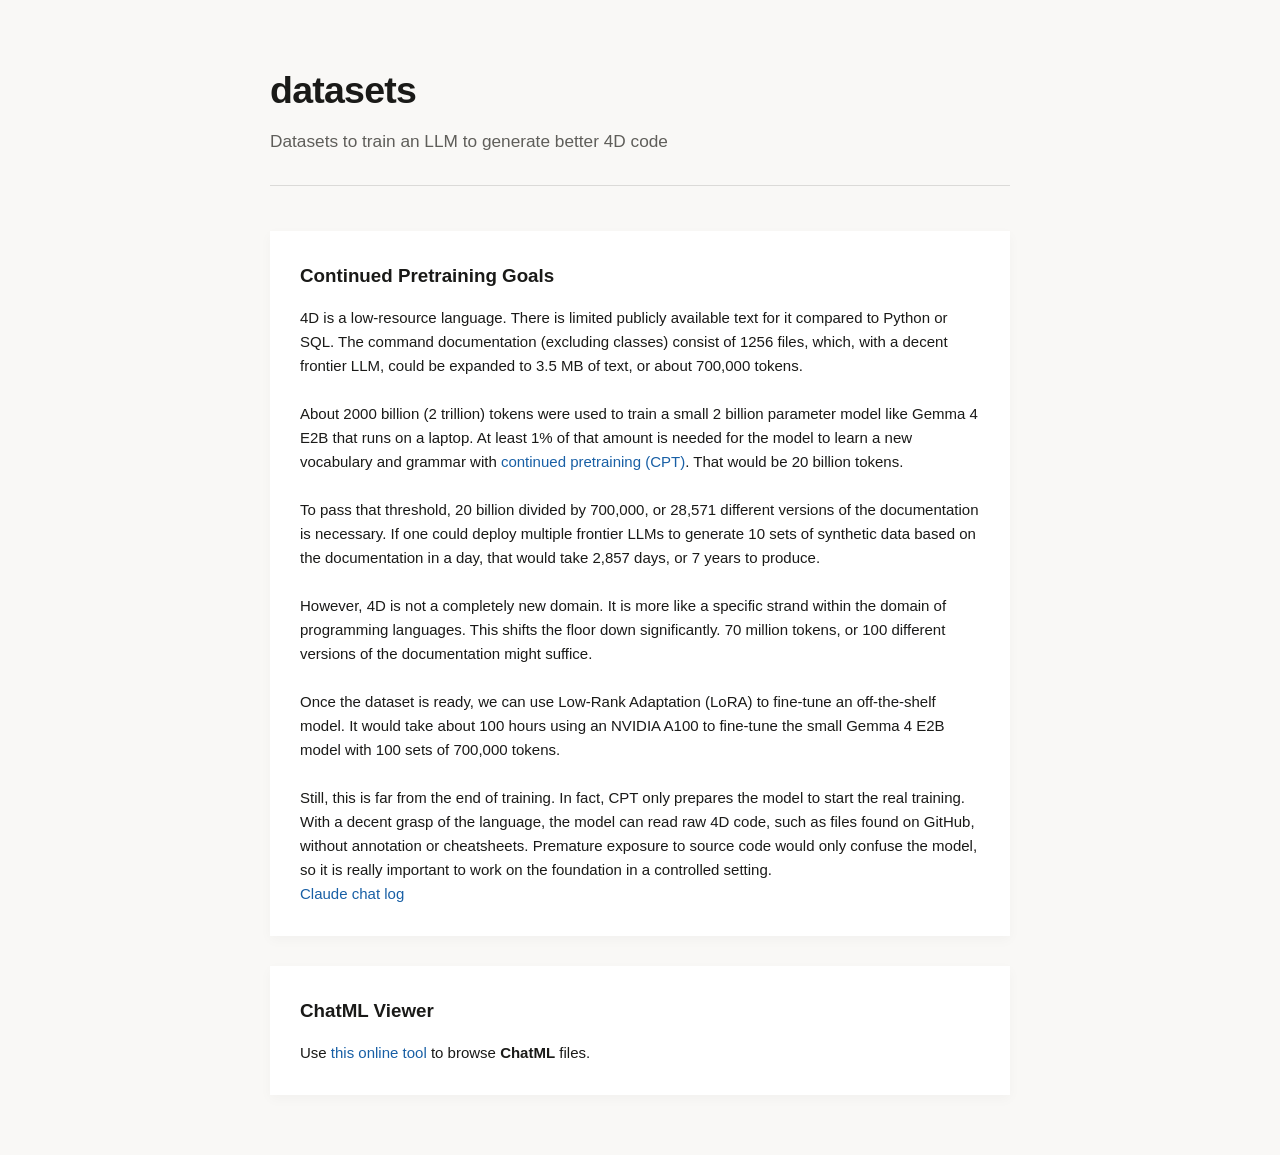
<file: index.html>
<!DOCTYPE html>
<html lang="en">
<head>
  <meta charset="UTF-8">
  <meta name="viewport" content="width=device-width, initial-scale=1.0">
  <title>datasets | 4D LLM Training</title>
  
  <style>
    /* --- USER PROVIDED BASE CSS --- */
    :root {
      --bg: #f9f8f6; --bg-alpha: rgba(249, 248, 246, 0.85);
      --surface: #ffffff; --surface2: #f1efe8;
      --border: rgba(0,0,0,0.12); --border2: rgba(0,0,0,0.22);
      --text: #1a1a18; --text2: #5f5e5a; --text3: #888780;
      --radius-md: 8px; --radius-lg: 12px;
      --font-sans: -apple-system, BlinkMacSystemFont, "Segoe UI", sans-serif;
      --font-mono: "SF Mono", "Cascadia Code", "Fira Code", monospace;
      --user-bg: #E6F1FB; --user-text: #042C53; --user-border: #B5D4F4; --user-label: #185FA5;
      --asst-bg: #EEEDFE; --asst-text: #26215C; --asst-border: #CECBF6; --asst-label: #3C3489;
      --sys-bg: #F1EFE8; --sys-text: #5f5e5a; --sys-border: rgba(0,0,0,0.15);
      --tool-bg: #E1F5EE; --tool-text: #04342C; --tool-border: #9FE1CB; --tool-label: #0F6E56;
      --danger-bg: #FCEBEB; --danger-text: #A32D2D;
      
      --link: #185FA5;
    --link-hover: #0C447C;
    }

    @media (prefers-color-scheme: dark) {
      :root {
        --bg: #1a1a18; --bg-alpha: rgba(26, 26, 24, 0.85);
        --surface: #242422; --surface2: #2c2c2a;
        --border: rgba(255,255,255,0.1); --border2: rgba(255,255,255,0.2);
        --text: #f0ede8; --text2: #b4b2a9; --text3: #888780;
        --user-bg: #0C447C; --user-text: #E6F1FB; --user-border: #185FA5; --user-label: #85B7EB;
        --asst-bg: #26215C; --asst-text: #EEEDFE; --asst-border: #534AB7; --asst-label: #AFA9EC;
        --sys-bg: #2c2c2a; --sys-text: #888780; --sys-border: rgba(255,255,255,0.1);
        --tool-bg: #04342C; --tool-text: #E1F5EE; --tool-border: #1D9E75; --tool-label: #5DCAA5;
        --danger-bg: #3d1a1a; --danger-text: #f09595;
        
        --link: #85B7EB;
        --link-hover: #B5D4F4;
      }
    }

    /* Basic Reset */
    *, *::before, *::after {
      box-sizing: border-box;
      margin: 0;
      padding: 0;
    }

    html, body {
      background: var(--bg);
      color: var(--text);
      font-family: var(--font-sans);
      font-size: 15px;
      line-height: 1.6;
      min-height: 100vh;
      scroll-behavior: smooth;
    }

    a {
        color: var(--link);
        text-decoration: none;
        transition: color 0.2s ease-in-out;
    }
      
    a:hover, a:focus {
        color: var(--link-hover);
        text-decoration: underline;
    }
    /* --- ADDED LAYOUT CSS --- */
    .container {
      max-width: 800px;
      margin: 0 auto;
      padding: 4rem 2rem;
    }

    .page-header {
      margin-bottom: 3rem;
      padding-bottom: 2rem;
      border-bottom: 1px solid var(--border);
    }

    .page-title {
      font-size: 2.5rem;
      font-weight: 700;
      letter-spacing: -0.02em;
      margin-bottom: 0.5rem;
      color: var(--text);
    }

    .page-subtitle {
      font-size: 1.15rem;
      color: var(--text2);
    }

    main {
        display: flex;
        flex-direction: column;
        gap: 2rem; /* This adds perfect spacing between your sections automatically */
    }
      
    .content-section {
      background: var(--surface);
      /*border: 1px solid var(--border);*/
      /*border-radius: var(--radius-lg);*/
      padding: 2rem;
      box-shadow: 0 4px 12px rgba(0, 0, 0, 0.03);
    }

    .section-title {
      font-size: 1.25rem;
      font-weight: 600;
      margin-bottom: 1rem;
      color: var(--text);
    }

    .content-text {
      color: var(--text);
    }
  </style>
</head>
<body>

  <div class="container">
    
    <header class="page-header">
      <h1 class="page-title">datasets</h1>
      <p class="page-subtitle">Datasets to train an LLM to generate better 4D code</p>
    </header>

    <main>
        
      </section>
      
      <section class="content-section">
        <h2 class="section-title">Continued Pretraining Goals</h2>
        <p class="content-text">4D is a low-resource language. There is limited publicly available text for it compared to Python or SQL. The command documentation (excluding classes) consist of 1256 files, which, with a decent frontier LLM, could be expanded to 3.5 MB of text, or about 700,000 tokens.</p>
        <br>
        <p class="content-text">About 2000 billion (2 trillion) tokens were used to train a small 2 billion parameter model like Gemma 4 E2B that runs on a laptop. At least 1% of that amount is needed for the model to learn a new vocabulary and grammar with <a href="https://unsloth.ai/docs/basics/continued-pretraining" target="_blank" rel="noopener noreferrer">continued pretraining (CPT)</a>. That would be 20 billion tokens.</p>
        <br>
        <p class="content-text">To pass that threshold, 20 billion divided by 700,000, or 28,571 different versions of the documentation is necessary. If one could deploy multiple frontier LLMs to generate 10 sets of synthetic data based on the documentation in a day, that would take 2,857 days, or 7 years to produce.</p>
        <br>
        <p class="content-text">However, 4D is not a completely new domain. It is more like a specific strand within the domain of programming languages. This shifts the floor down significantly. 70 million tokens, or 100 different versions of the documentation might suffice.</p>
        <br>
        <p class="content-text">Once the dataset is ready, we can use Low-Rank Adaptation (LoRA) to fine-tune an off-the-shelf model. It would take about 100 hours using an NVIDIA A100 to fine-tune the small Gemma 4 E2B model with 100 sets of 700,000 tokens.</p>
        <br>
        <p class="content-text">Still, this is far from the end of training. In fact, CPT only prepares the model to start the real training. With a decent grasp of the language, the model can read raw 4D code, such as files found on GitHub, without annotation or cheatsheets. Premature exposure to source code would only confuse the model, so it is really important to work on the foundation in a controlled setting.</p>
        <p><a href="https://claude.ai/share/bbd20463-b4e8-4bb7-8cbb-883da3327aab" target="_blank" rel="noopener noreferrer">Claude chat log</a></p>
      </section>
        
        
        
        
        
      <section class="content-section">
        <h2 class="section-title">ChatML Viewer</h2>
        <p class="content-text">Use <a href="chatml-viewer.html" target="_blank" rel="noopener noreferrer">this online tool</a> to browse <strong>ChatML</strong> files.</p>
      </section>
      
<!--            <section class="content-section">-->
<!--                <h2 class="section-title">Synthetic Chats</h2>-->
<!--              <p class="content-text">The <a href="https://huggingface.co/datasets/keisuke-miyako/chatml-critique-2026-0420">chatml-critique-2026-0420</a> dataset was generated using AI. <br><a href="synthetic-chats_v2.html">prompts</a></p>-->
<!--            </section>-->

<!--      <section class="content-section">-->
<!--          <h2 class="section-title">Synthetic Chats for Catalog</h2>-->
<!--        <p class="content-text">The <a href="https://huggingface.co/datasets/keisuke-miyako/chatml-catalog-2026-0417">chatml-catalog-2026-0417</a> dataset was generated using AI. See <a href="synthetic-chats-catalog.html">here</a> for details.</p>-->
<!--      </section>-->
      
<!--      <section class="content-section">-->
<!--          <h2 class="section-title">Synthetic Chats</h2>-->
<!--        <p class="content-text">The <a href="https://huggingface.co/datasets/keisuke-miyako/chatml-2026-0416">chatml-2026-0416</a> dataset was generated using AI. See <a href="synthetic-chats.html">here</a> for details.</p>-->
<!--      </section>-->
      
<!--      <section class="content-section">-->
<!--        <h2 class="section-title">Tech Notes</h2>-->
<!--        <p class="content-text">The <a href="https://huggingface.co/datasets/keisuke-miyako/technotes-2411-2603">technotes-2411-2603</a> alpaca dataset is based on <strong>PDF text and source code</strong> published as <a href="https://kb.4d.com">Tech Notes</a> by 4D.</p>-->
<!--      </section>-->
      
<!--      <section class="content-section">-->
<!--        <h2 class="section-title">Tech Tips</h2>-->
<!--        <p class="content-text">The <a href="https://huggingface.co/datasets/keisuke-miyako/kb-4d-com-2026-0414">kb-4d-com-2026-0414</a> alpaca dataset is based on <strong>text and code</strong> published as <a href="https://kb.4d.com">Tech Tips</a> by 4D.</p>-->
<!--      </section>-->
      
      
    </main>

  </div>

</body>
</html>
</file>
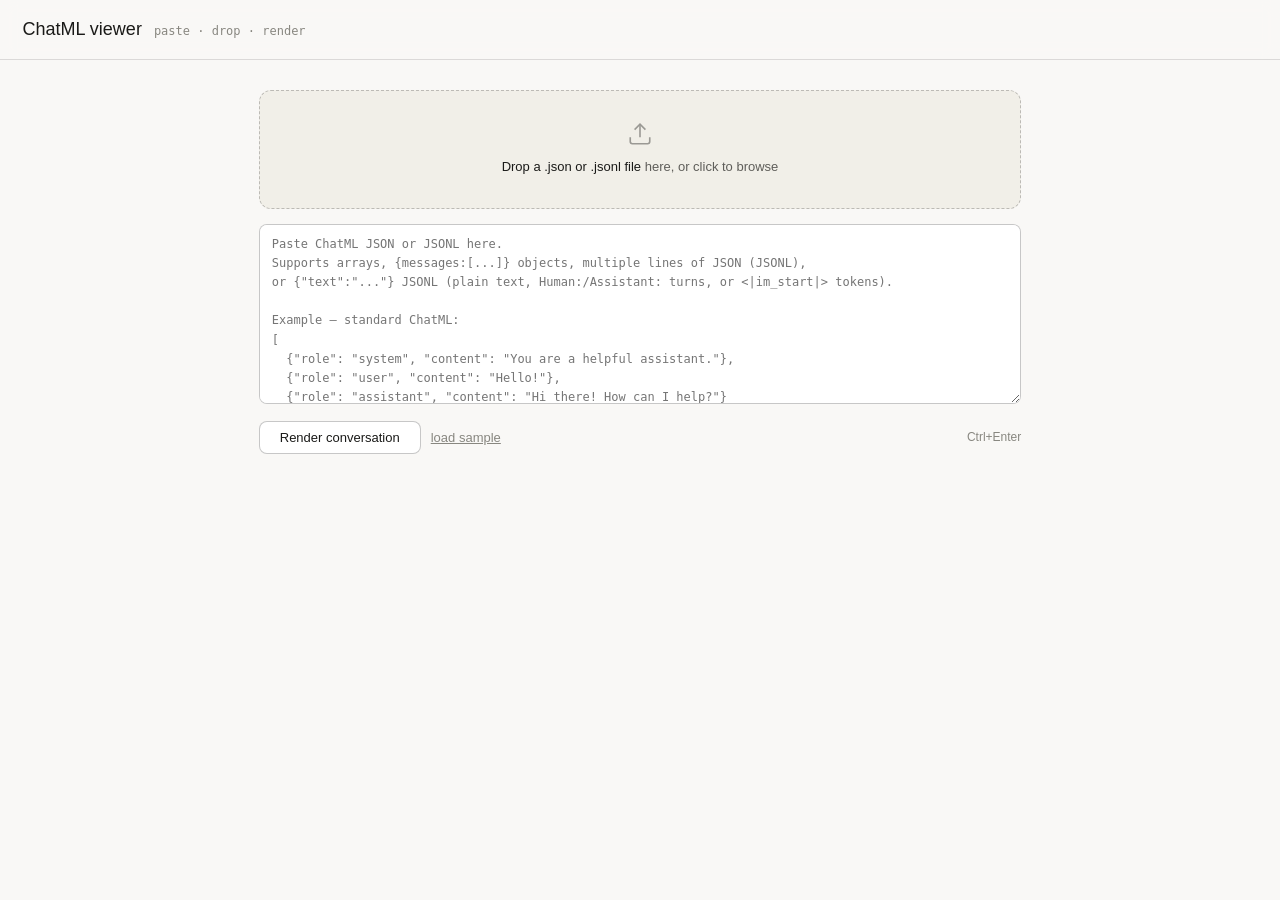
<file: chatml-viewer.html>
<!DOCTYPE html>
<html lang="en">
<head>
  <meta charset="UTF-8">
  <meta name="viewport" content="width=device-width, initial-scale=1.0">
  <title>ChatML Viewer</title>
  <link rel="stylesheet" href="css/styles.css">
</head>
<body>

  <!-- Sticky Header -->
  <header id="main-header">
    <div class="header-titles">
      <h1>ChatML viewer</h1>
      <span id="subtitle">paste · drop · render</span>
    </div>
    
    <div id="nav-controls" style="display:none;">
      <div id="pagination" style="display:none;">
        <button class="icon-btn" onclick="prevConv()" title="Previous Conversation">❮</button>
        <span id="page-indicator">1 / 1</span>
        <button class="icon-btn" onclick="nextConv()" title="Next Conversation">❯</button>
      </div>
      <button class="ghost" onclick="resetView()">← Back to Input</button>
    </div>
  </header>

  <div class="page">
    <!-- Input Panel -->
    <div id="input-panel">
      <div id="drop-zone"
        onclick="document.getElementById('file-picker').click()"
        ondragover="dzOver(event)" ondragleave="dzLeave(event)" ondrop="dzDrop(event)">
        <svg width="26" height="26" viewBox="0 0 24 24" fill="none" stroke="currentColor" stroke-width="1.5">
          <path d="M21 15v4a2 2 0 0 1-2 2H5a2 2 0 0 1-2-2v-4"/>
          <polyline points="17 8 12 3 7 8"/>
          <line x1="12" y1="3" x2="12" y2="15"/>
        </svg>
        <p><b>Drop a .json or .jsonl file</b> here, or click to browse</p>
      </div>
      <input type="file" id="file-picker" accept=".json,.jsonl,application/json" style="display:none" onchange="loadFile(this)">

      <textarea id="json-input" placeholder='Paste ChatML JSON or JSONL here.
Supports arrays, {messages:[...]} objects, multiple lines of JSON (JSONL),
or {"text":"..."} JSONL (plain text, Human:/Assistant: turns, or <|im_start|> tokens).

Example — standard ChatML:
[
  {"role": "system", "content": "You are a helpful assistant."},
  {"role": "user", "content": "Hello!"},
  {"role": "assistant", "content": "Hi there! How can I help?"}
]

Example — text-field JSONL:
{"text": "<|im_start|>user\nHello!<|im_end|><|im_start|>assistant\nHi!<|im_end|>"}
{"text": "Human: What is 2+2?\nAssistant: 4."}

Press Ctrl+Enter (Cmd+Enter on Mac) to render.'></textarea>

      <div id="error-box"></div>

      <div class="actions">
        <button class="primary" onclick="processInput()">Render conversation</button>
        <button class="ghost" onclick="loadSample()">load sample</button>
        <span class="hint">Ctrl+Enter</span>
      </div>
    </div>

    <!-- Render Area -->
    <div id="conversation" style="display: none;"></div>
    <div id="stats-bar" style="display: none;"></div>
  </div>

  <!-- Scroll to Top / Bottom Controls -->
  <div id="scroll-controls">
    <button class="fab" onclick="window.scrollTo({top: 0, behavior: 'smooth'})" title="Scroll to Top">↑</button>
    <button class="fab" onclick="window.scrollTo({top: document.body.scrollHeight, behavior: 'smooth'})" title="Scroll to Bottom">↓</button>
  </div>

  <script src="js/script.js"></script>
</body>
</html>
</file>
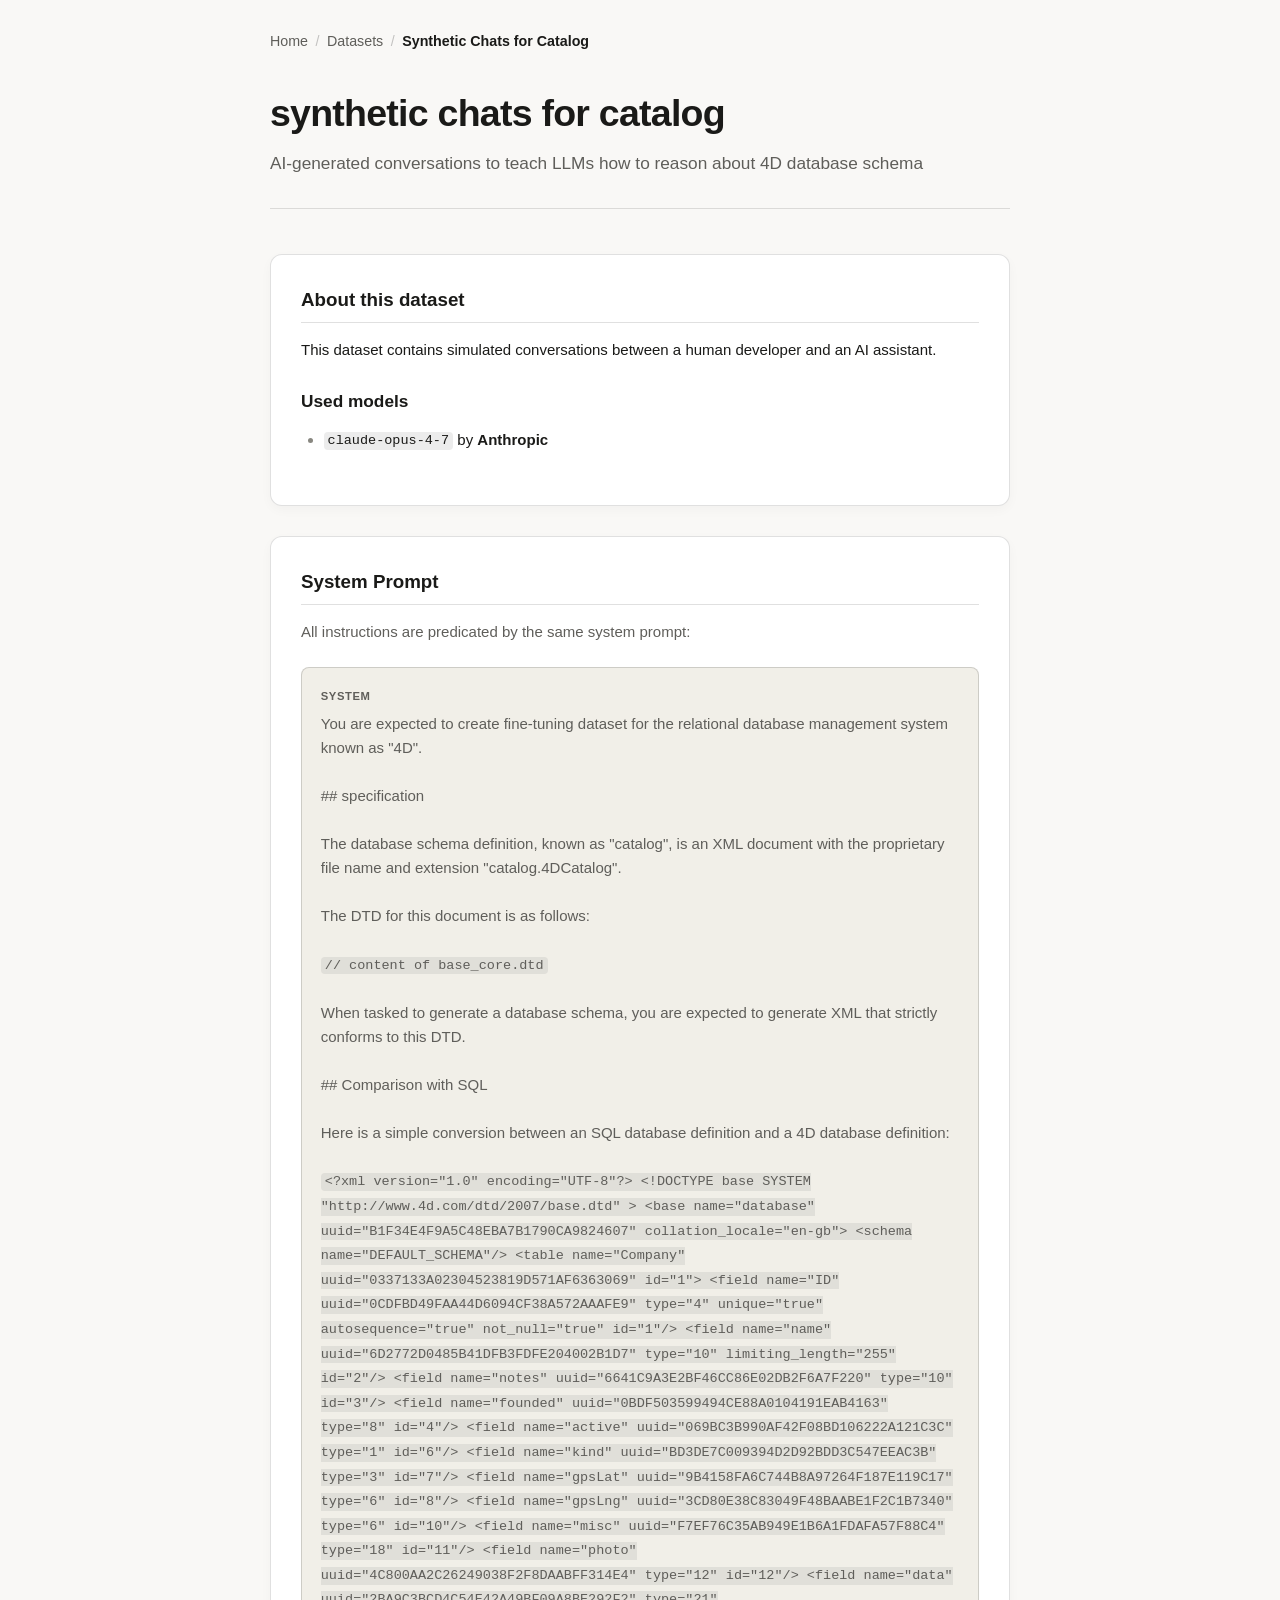
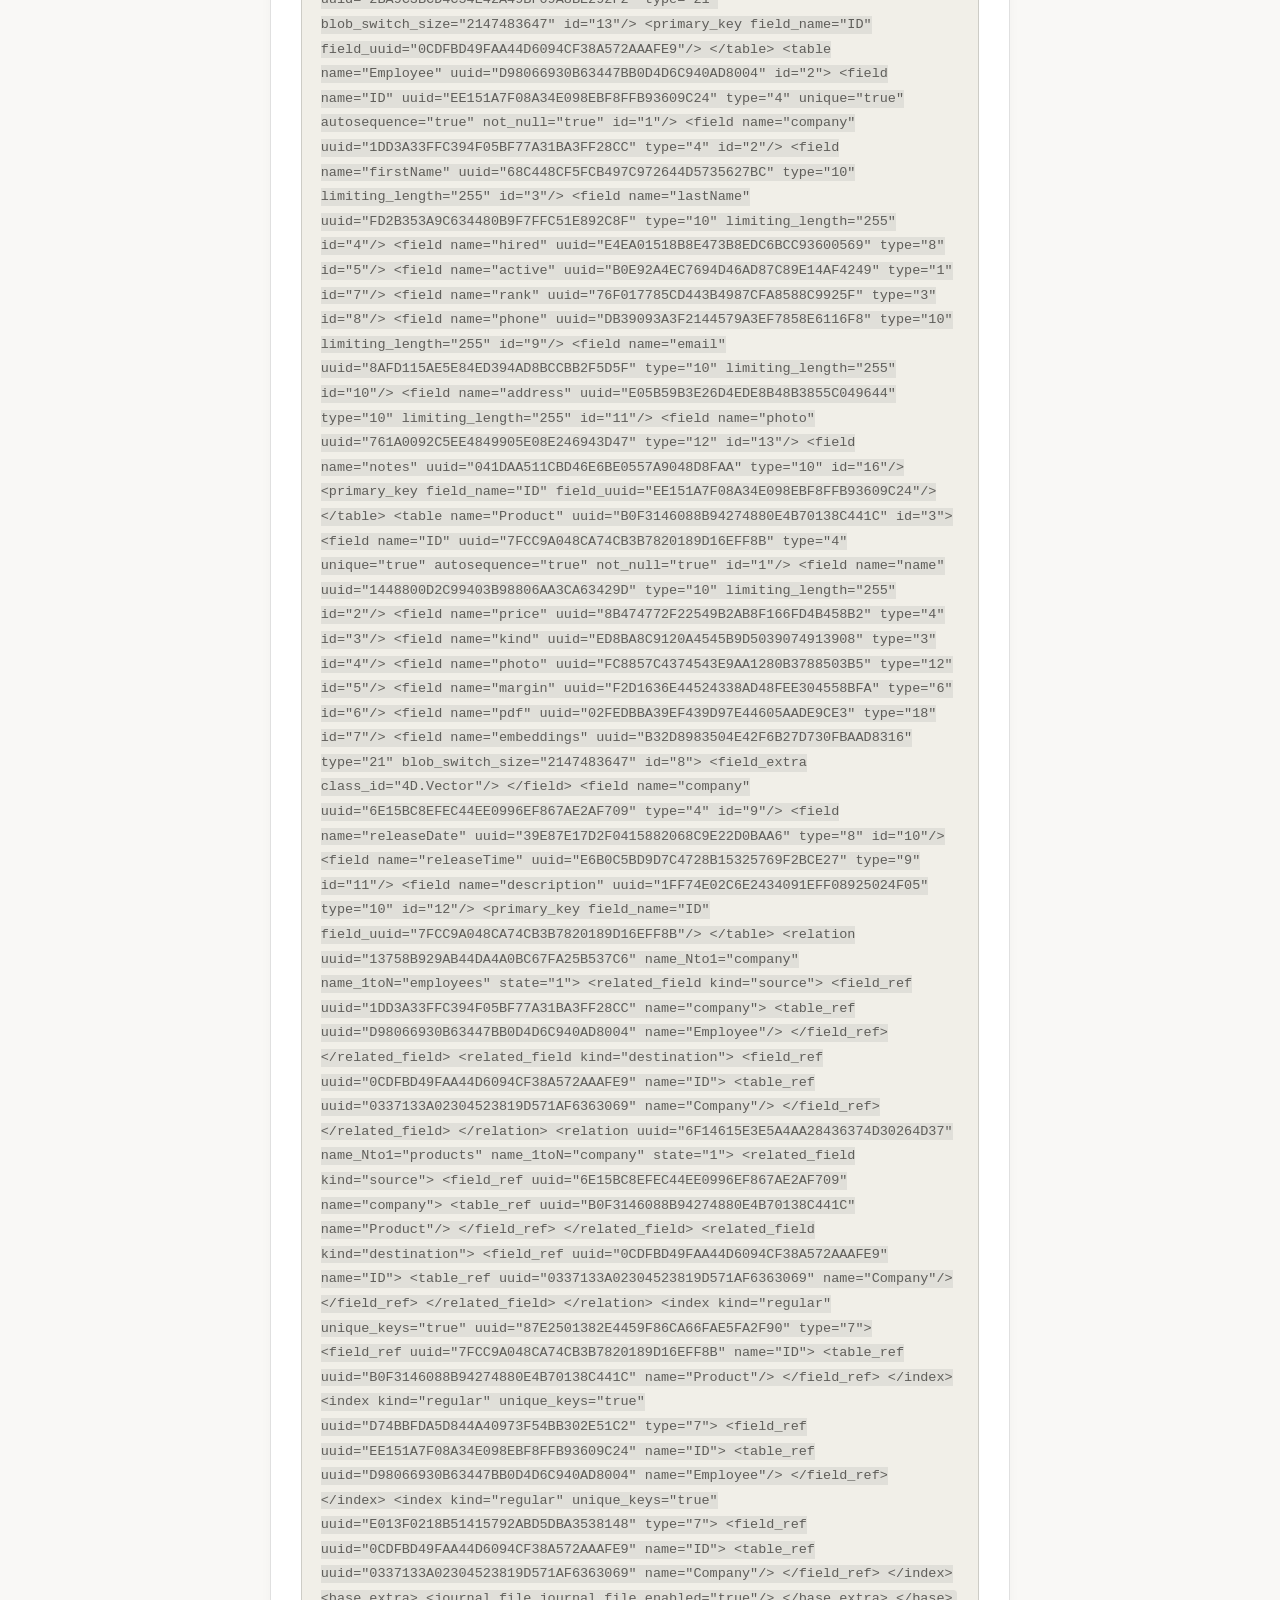
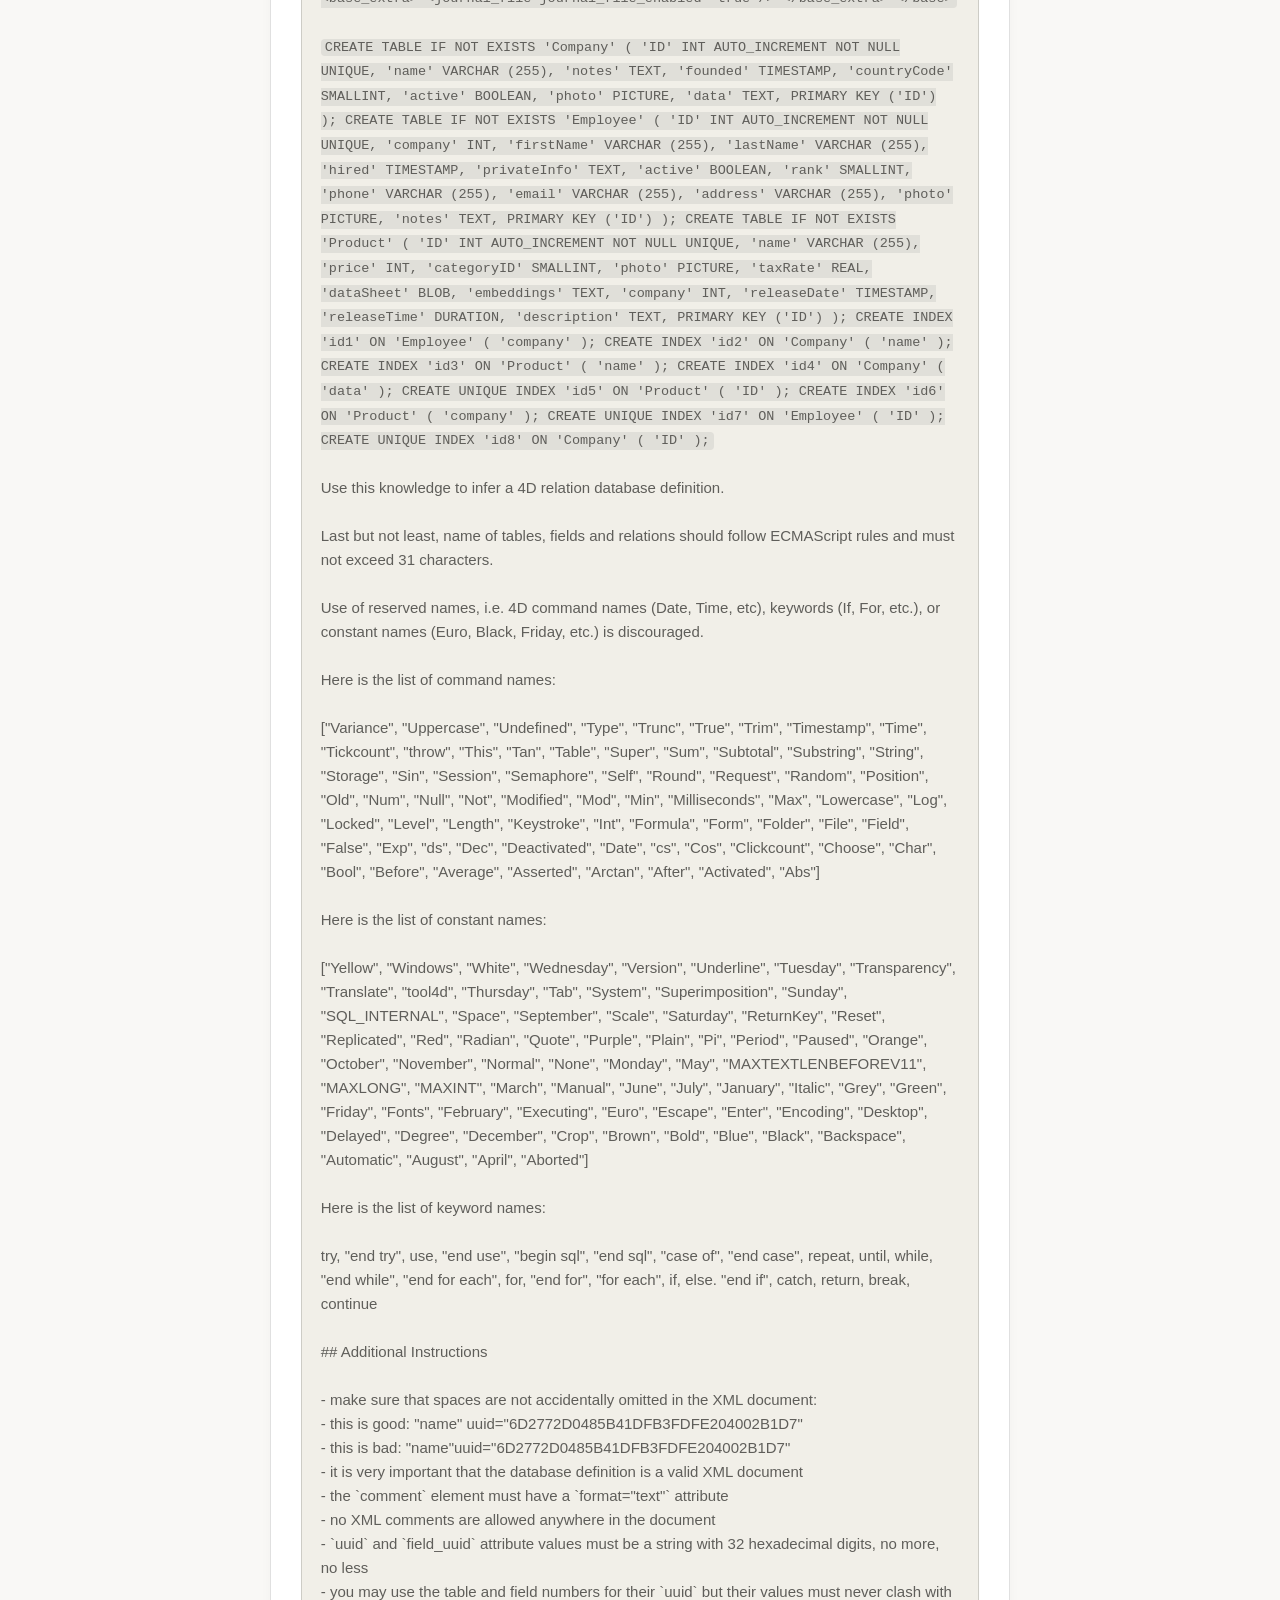
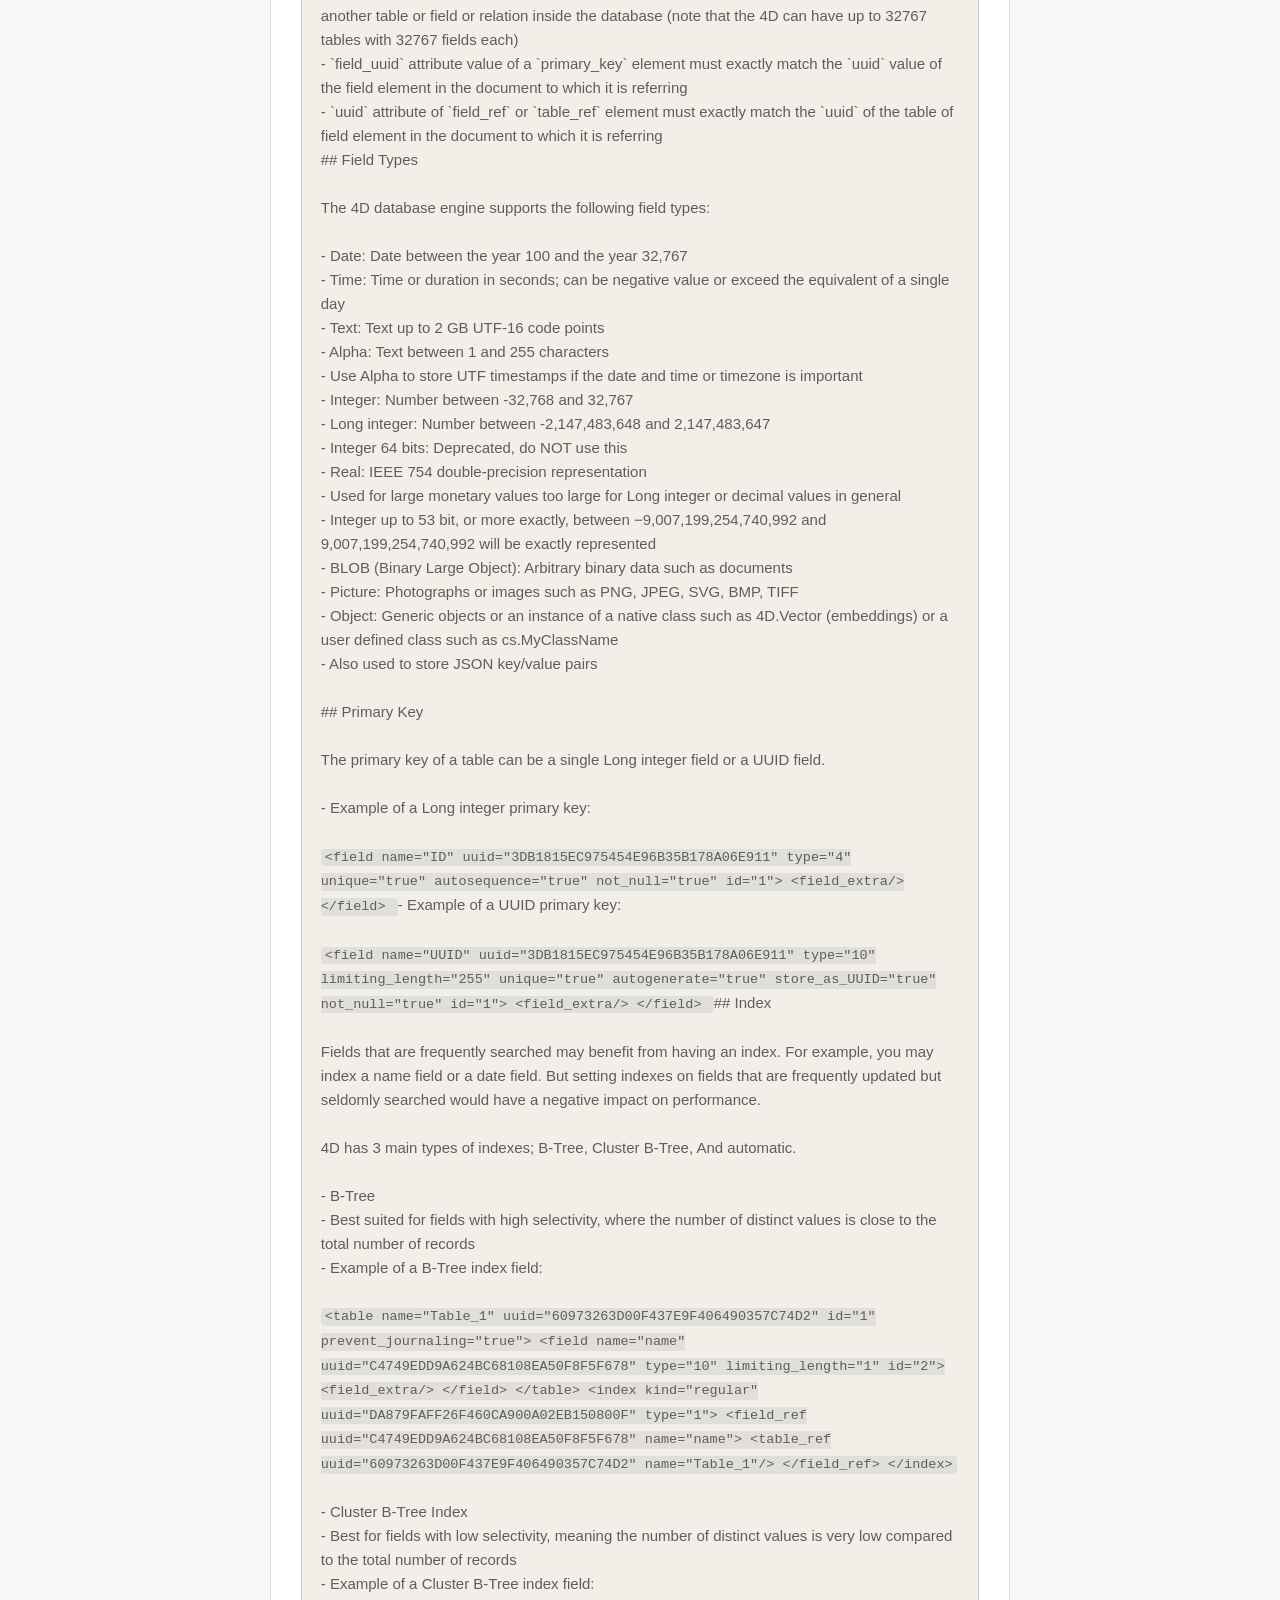
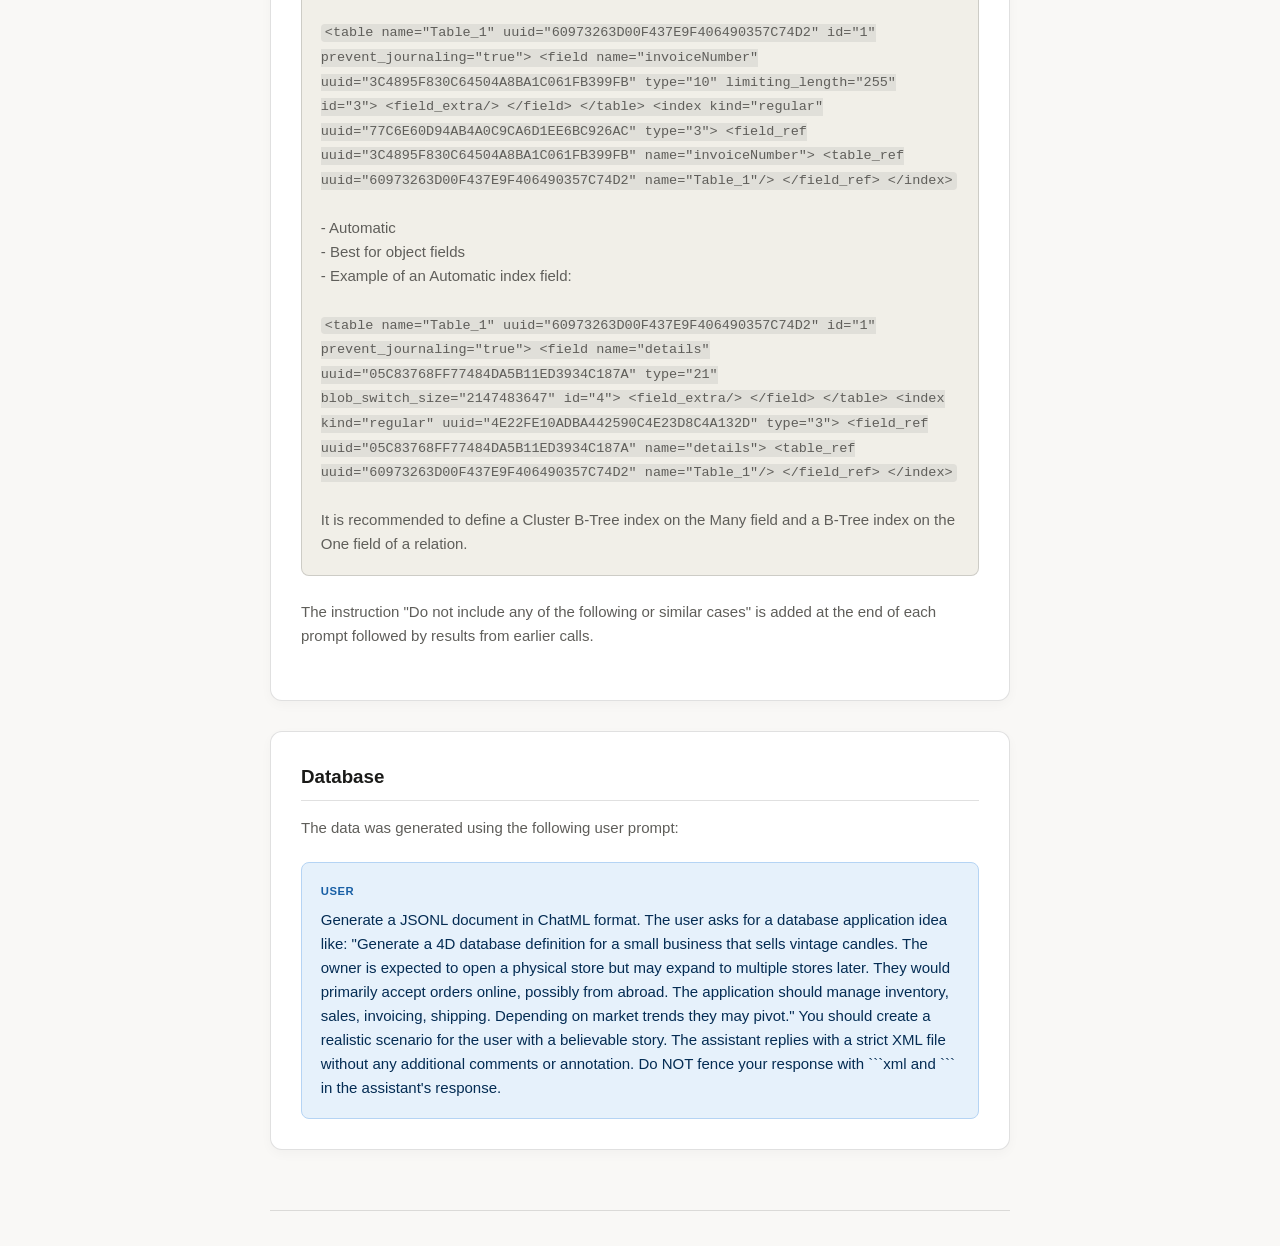
<file: synthetic-chats-catalog.html>
<!DOCTYPE html>
<html lang="en">
<head>
  <meta charset="UTF-8">
  <meta name="viewport" content="width=device-width, initial-scale=1.0">
  <title>synthetic chats catalog| 4D LLM Training</title>
  
  <style>
    /* --- COLOR VARIABLES (Same as index) --- */
    :root {
      --bg: #f9f8f6; --bg-alpha: rgba(249, 248, 246, 0.85);
      --surface: #ffffff; --surface2: #f1efe8;
      --border: rgba(0,0,0,0.12); --border2: rgba(0,0,0,0.22);
      --text: #1a1a18; --text2: #5f5e5a; --text3: #888780;
      --radius-md: 8px; --radius-lg: 12px;
      --font-sans: -apple-system, BlinkMacSystemFont, "Segoe UI", sans-serif;
      --font-mono: "SF Mono", "Cascadia Code", "Fira Code", monospace;
      
      /* Chat Colors */
      --user-bg: #E6F1FB; --user-text: #042C53; --user-border: #B5D4F4; --user-label: #185FA5;
      --asst-bg: #EEEDFE; --asst-text: #26215C; --asst-border: #CECBF6; --asst-label: #3C3489;
      --sys-bg: #F1EFE8; --sys-text: #5f5e5a; --sys-border: rgba(0,0,0,0.15);
      --tool-bg: #E1F5EE; --tool-text: #04342C; --tool-border: #9FE1CB; --tool-label: #0F6E56;
      --danger-bg: #FCEBEB; --danger-text: #A32D2D;

      /* Links */
      --link: #185FA5;
      --link-hover: #0C447C;
    }

    @media (prefers-color-scheme: dark) {
      :root {
        --bg: #1a1a18; --bg-alpha: rgba(26, 26, 24, 0.85);
        --surface: #242422; --surface2: #2c2c2a;
        --border: rgba(255,255,255,0.1); --border2: rgba(255,255,255,0.2);
        --text: #f0ede8; --text2: #b4b2a9; --text3: #888780;
        
        /* Chat Colors Dark Mode */
        --user-bg: #0C447C; --user-text: #E6F1FB; --user-border: #185FA5; --user-label: #85B7EB;
        --asst-bg: #26215C; --asst-text: #EEEDFE; --asst-border: #534AB7; --asst-label: #AFA9EC;
        --sys-bg: #2c2c2a; --sys-text: #888780; --sys-border: rgba(255,255,255,0.1);
        --tool-bg: #04342C; --tool-text: #E1F5EE; --tool-border: #1D9E75; --tool-label: #5DCAA5;
        --danger-bg: #3d1a1a; --danger-text: #f09595;

        /* Links Dark Mode */
        --link: #85B7EB;
        --link-hover: #B5D4F4;
      }
    }

    /* --- BASE STYLES --- */
    *, *::before, *::after { box-sizing: border-box; margin: 0; padding: 0; }
    html, body {
      background: var(--bg); color: var(--text);
      font-family: var(--font-sans); font-size: 15px;
      line-height: 1.6; min-height: 100vh; scroll-behavior: smooth;
    }
    a { color: var(--link); text-decoration: none; transition: color 0.2s; }
    a:hover, a:focus { color: var(--link-hover); text-decoration: underline; }
    code { font-family: var(--font-mono); font-size: 0.9em; padding: 0.1em 0.3em; background: rgba(128,128,128,0.15); border-radius: 4px; }

    /* --- LAYOUT STYLES --- */
    .container { max-width: 800px; margin: 0 auto; padding: 2rem 2rem 4rem 2rem; }
    
    main { display: flex; flex-direction: column; gap: 2rem; }
    
    .content-section {
      background: var(--surface); border: 1px solid var(--border);
      border-radius: var(--radius-lg); padding: 2rem;
      box-shadow: 0 4px 12px rgba(0, 0, 0, 0.03);
    }
    .section-title {
      font-size: 1.25rem; font-weight: 600; margin-bottom: 1rem;
      padding-bottom: 0.5rem; border-bottom: 1px solid var(--border);
    }

    /* --- BREADCRUMBS STYLES --- */
    .breadcrumbs {
      margin-bottom: 2rem;
      font-size: 0.95rem;
    }
    .breadcrumbs ol { display: flex; flex-wrap: wrap; list-style: none; gap: 0.5rem; }
    .breadcrumbs li { display: flex; align-items: center; gap: 0.5rem; color: var(--text3); }
    .breadcrumbs li::before { content: "/"; color: var(--border2); }
    .breadcrumbs li:first-child::before { display: none; }
    .breadcrumbs a { color: var(--text2); }
    .breadcrumbs a:hover { color: var(--link-hover); }
    .breadcrumbs [aria-current="page"] { color: var(--text); font-weight: 600; }

    /* --- HEADER STYLES --- */
    .page-header { margin-bottom: 3rem; padding-bottom: 2rem; border-bottom: 1px solid var(--border); }
    .page-title { font-size: 2.5rem; font-weight: 700; letter-spacing: -0.02em; margin-bottom: 0.5rem; }
    .page-subtitle { font-size: 1.15rem; color: var(--text2); }

    /* --- CHAT MESSAGE STYLES --- */
    .chat-container { display: flex; flex-direction: column; gap: 1rem; }
    .chat-msg {
      padding: 1.25rem; border-radius: var(--radius-md);
      border: 1px solid; position: relative;
    }
    .chat-role {
      font-size: 0.75rem; font-weight: 700; letter-spacing: 0.05em;
      text-transform: uppercase; margin-bottom: 0.5rem;
    }
    
    /* System Message */
    .chat-msg.system { background: var(--sys-bg); border-color: var(--sys-border); color: var(--sys-text); }
    .chat-msg.system .chat-role { color: var(--sys-text); }
    
    /* User Message */
    .chat-msg.user { background: var(--user-bg); border-color: var(--user-border); color: var(--user-text); }
    .chat-msg.user .chat-role { color: var(--user-label); }
    
    /* Assistant Message */
    .chat-msg.assistant { background: var(--asst-bg); border-color: var(--asst-border); color: var(--asst-text); }
    .chat-msg.assistant .chat-role { color: var(--asst-label); }

    /* Footer */
    .page-footer { margin-top: 4rem; padding-top: 2rem; border-top: 1px solid var(--border); text-align: center; color: var(--text3); font-size: 0.9rem; }
    
    /* =========================================
       STANDARD LISTS (For general text/content)
       ========================================= */
    .content-section ul,
    .content-section ol {
      margin-top: 1rem;
      margin-bottom: 1.5rem;
      padding-left: 1.5rem;
    }

    .content-section li {
      margin-bottom: 0.5rem;
      color: var(--text);
    }

    /* Removes margin from the last item so it doesn't mess up section spacing */
    .content-section li:last-child {
      margin-bottom: 0;
    }

    /* Custom bullet color */
    .content-section ul ::marker {
      color: var(--text3);
    }

    /* Custom number style for ordered lists */
    .content-section ol ::marker {
      color: var(--text2);
      font-family: var(--font-mono);
      font-size: 0.9em;
      font-weight: 600;
    }


    /* =========================================
       FILE/DATASET LISTS (Interactive, fancier)
       ========================================= */
    .file-list {
      list-style: none; /* Removes default bullets */
      padding: 0;
      margin: 1rem 0;
      display: flex;
      flex-direction: column;
      gap: 0.5rem;
    }

    .file-list li {
      background: var(--bg);
      border: 1px solid var(--border);
      border-radius: var(--radius-md);
      transition: all 0.2s ease-in-out;
    }

    .file-list li:hover {
      background: var(--surface2);
      border-color: var(--border2);
    }

    .file-list a {
      display: flex;
      align-items: center;
      padding: 0.75rem 1rem;
      color: var(--text);
      font-weight: 500;
      text-decoration: none; /* Removes standard underline */
    }

    /* The arrow icon before the text */
    .file-list a::before {
      content: "📄"; /* You can change this to an SVG or arrow like "→" */
      margin-right: 0.75rem;
      font-size: 1.1em;
      opacity: 0.7;
    }

    .file-list a:hover {
      color: var(--link-hover);
    }

    /* Optional subtext (e.g. file size) inside the list item */
    .file-list .file-meta {
      margin-left: auto; /* Pushes meta text to the far right */
      font-size: 0.85em;
      color: var(--text3);
      font-family: var(--font-mono);
    }
      
      /* --- SUBSECTION TITLE (H3) --- */
      .subsection-title {
        font-size: 1.15rem;
        font-weight: 600;
        color: var(--text);
        margin-top: 1.75rem; /* Pushes down from the previous paragraph */
        margin-bottom: 0.75rem;
        line-height: 1.4;
      }

      /* --- MINOR TITLE (H4) --- */
      .minor-title {
        font-size: 0.85rem;
        font-weight: 700;
        color: var(--text2);
        text-transform: uppercase; /* Makes it distinct from standard bold text */
        letter-spacing: 0.05em;
        margin-top: 1.5rem;
        margin-bottom: 0.5rem;
      }

      /* Optional: If a heading is the very first thing in a container,
         remove its top margin so it doesn't create unwanted empty space */
      .subsection-title:first-child,
      .minor-title:first-child {
        margin-top: 0;
      }

      /* Optional: Style bare h3/h4 tags inside content sections
         just in case you forget to add the classes */
      .content-section h3 {
        @extend .subsection-title; /* (Conceptual - use the rule below in plain CSS) */
      }
      .content-section h3 { font-size: 1.15rem; font-weight: 600; margin-top: 1.75rem; margin-bottom: 0.75rem; }
      .content-section h4 { font-size: 0.85rem; font-weight: 700; color: var(--text2); text-transform: uppercase; letter-spacing: 0.05em; margin-top: 1.5rem; margin-bottom: 0.5rem; }
  </style>
</head>
<body>

  <div class="container">
    
    <!-- Navigation Breadcrumbs -->
    <nav class="breadcrumbs" aria-label="Breadcrumb">
      <ol>
        <li><a href="index.html">Home</a></li>
        <li><a href="index.html#available-datasets">Datasets</a></li>
        <li><span aria-current="page">Synthetic Chats for Catalog</span></li>
      </ol>
    </nav>

    <!-- Header -->
    <header class="page-header">
      <h1 class="page-title">synthetic chats for catalog</h1>
      <p class="page-subtitle">AI-generated conversations to teach LLMs how to reason about 4D database schema</p>
    </header>

    <main>
      
      <!-- Explanation Section -->
      <section class="content-section">
        <h2 class="section-title">About this dataset</h2>
        <p>This dataset contains simulated conversations between a human developer and an AI assistant.</p>
        <h3 class="subsection-title">Used models</h3>
        <ul><li><code>claude-opus-4-7</code> by <strong>Anthropic</strong></li>
        </ul>
        
      </section>
      
      <!-- Explanation for System Prompt -->
      <section class="content-section">
        <h2 class="section-title">System Prompt</h2>
        <p style="margin-bottom: 1.5rem; color: var(--text2);">All instructions are predicated by the same system prompt:</p>
                
        <div class="chat-container">
            <div class="chat-msg system">
              <div class="chat-role">System</div>
              <div>You are expected to create fine-tuning dataset for the relational database management system known as "4D".<br><br>
                  
                  ## specification<br><br>

                  The database schema definition, known as &quot;catalog&quot;, is an XML document with the proprietary file name and extension &quot;catalog.4DCatalog&quot;.<br><br>

                  The DTD for this document is as follows:<br><br>
                  <code>// content of base_core.dtd</code><br><br>
                  
                  When tasked to generate a database schema, you are expected to generate XML that strictly conforms to this DTD.<br><br>
                  
                  ## Comparison with SQL<br><br>

                  Here is a simple conversion between an SQL database definition and a 4D database definition:<br><br>
                  <code>&lt;?xml version=&quot;1.0&quot; encoding=&quot;UTF-8&quot;?&gt;
                      &lt;!DOCTYPE base SYSTEM &quot;http://www.4d.com/dtd/2007/base.dtd&quot; &gt;
                      &lt;base name=&quot;database&quot; uuid=&quot;B1F34E4F9A5C48EBA7B1790CA9824607&quot; collation_locale=&quot;en-gb&quot;&gt;
                          &lt;schema name=&quot;DEFAULT_SCHEMA&quot;/&gt;
                          &lt;table name=&quot;Company&quot; uuid=&quot;0337133A02304523819D571AF6363069&quot; id=&quot;1&quot;&gt;
                              &lt;field name=&quot;ID&quot; uuid=&quot;0CDFBD49FAA44D6094CF38A572AAAFE9&quot; type=&quot;4&quot; unique=&quot;true&quot; autosequence=&quot;true&quot; not_null=&quot;true&quot; id=&quot;1&quot;/&gt;
                              &lt;field name=&quot;name&quot; uuid=&quot;6D2772D0485B41DFB3FDFE204002B1D7&quot; type=&quot;10&quot; limiting_length=&quot;255&quot; id=&quot;2&quot;/&gt;
                              &lt;field name=&quot;notes&quot; uuid=&quot;6641C9A3E2BF46CC86E02DB2F6A7F220&quot; type=&quot;10&quot; id=&quot;3&quot;/&gt;
                              &lt;field name=&quot;founded&quot; uuid=&quot;0BDF503599494CE88A0104191EAB4163&quot; type=&quot;8&quot; id=&quot;4&quot;/&gt;
                              &lt;field name=&quot;active&quot; uuid=&quot;069BC3B990AF42F08BD106222A121C3C&quot; type=&quot;1&quot; id=&quot;6&quot;/&gt;
                              &lt;field name=&quot;kind&quot; uuid=&quot;BD3DE7C009394D2D92BDD3C547EEAC3B&quot; type=&quot;3&quot; id=&quot;7&quot;/&gt;
                              &lt;field name=&quot;gpsLat&quot; uuid=&quot;9B4158FA6C744B8A97264F187E119C17&quot; type=&quot;6&quot; id=&quot;8&quot;/&gt;
                              &lt;field name=&quot;gpsLng&quot; uuid=&quot;3CD80E38C83049F48BAABE1F2C1B7340&quot; type=&quot;6&quot; id=&quot;10&quot;/&gt;
                              &lt;field name=&quot;misc&quot; uuid=&quot;F7EF76C35AB949E1B6A1FDAFA57F88C4&quot; type=&quot;18&quot; id=&quot;11&quot;/&gt;
                              &lt;field name=&quot;photo&quot; uuid=&quot;4C800AA2C26249038F2F8DAABFF314E4&quot; type=&quot;12&quot; id=&quot;12&quot;/&gt;
                              &lt;field name=&quot;data&quot; uuid=&quot;2BA9C3BCD4C54E42A49BF09A8BE292F2&quot; type=&quot;21&quot; blob_switch_size=&quot;2147483647&quot; id=&quot;13&quot;/&gt;
                              &lt;primary_key field_name=&quot;ID&quot; field_uuid=&quot;0CDFBD49FAA44D6094CF38A572AAAFE9&quot;/&gt;
                          &lt;/table&gt;
                          &lt;table name=&quot;Employee&quot; uuid=&quot;D98066930B63447BB0D4D6C940AD8004&quot; id=&quot;2&quot;&gt;
                              &lt;field name=&quot;ID&quot; uuid=&quot;EE151A7F08A34E098EBF8FFB93609C24&quot; type=&quot;4&quot; unique=&quot;true&quot; autosequence=&quot;true&quot; not_null=&quot;true&quot; id=&quot;1&quot;/&gt;
                              &lt;field name=&quot;company&quot; uuid=&quot;1DD3A33FFC394F05BF77A31BA3FF28CC&quot; type=&quot;4&quot; id=&quot;2&quot;/&gt;
                              &lt;field name=&quot;firstName&quot; uuid=&quot;68C448CF5FCB497C972644D5735627BC&quot; type=&quot;10&quot; limiting_length=&quot;255&quot; id=&quot;3&quot;/&gt;
                              &lt;field name=&quot;lastName&quot; uuid=&quot;FD2B353A9C634480B9F7FFC51E892C8F&quot; type=&quot;10&quot; limiting_length=&quot;255&quot; id=&quot;4&quot;/&gt;
                              &lt;field name=&quot;hired&quot; uuid=&quot;E4EA01518B8E473B8EDC6BCC93600569&quot; type=&quot;8&quot; id=&quot;5&quot;/&gt;
                              &lt;field name=&quot;active&quot; uuid=&quot;B0E92A4EC7694D46AD87C89E14AF4249&quot; type=&quot;1&quot; id=&quot;7&quot;/&gt;
                              &lt;field name=&quot;rank&quot; uuid=&quot;76F017785CD443B4987CFA8588C9925F&quot; type=&quot;3&quot; id=&quot;8&quot;/&gt;
                              &lt;field name=&quot;phone&quot; uuid=&quot;DB39093A3F2144579A3EF7858E6116F8&quot; type=&quot;10&quot; limiting_length=&quot;255&quot; id=&quot;9&quot;/&gt;
                              &lt;field name=&quot;email&quot; uuid=&quot;8AFD115AE5E84ED394AD8BCCBB2F5D5F&quot; type=&quot;10&quot; limiting_length=&quot;255&quot; id=&quot;10&quot;/&gt;
                              &lt;field name=&quot;address&quot; uuid=&quot;E05B59B3E26D4EDE8B48B3855C049644&quot; type=&quot;10&quot; limiting_length=&quot;255&quot; id=&quot;11&quot;/&gt;
                              &lt;field name=&quot;photo&quot; uuid=&quot;761A0092C5EE4849905E08E246943D47&quot; type=&quot;12&quot; id=&quot;13&quot;/&gt;
                              &lt;field name=&quot;notes&quot; uuid=&quot;041DAA511CBD46E6BE0557A9048D8FAA&quot; type=&quot;10&quot; id=&quot;16&quot;/&gt;
                              &lt;primary_key field_name=&quot;ID&quot; field_uuid=&quot;EE151A7F08A34E098EBF8FFB93609C24&quot;/&gt;
                          &lt;/table&gt;
                          &lt;table name=&quot;Product&quot; uuid=&quot;B0F3146088B94274880E4B70138C441C&quot; id=&quot;3&quot;&gt;
                              &lt;field name=&quot;ID&quot; uuid=&quot;7FCC9A048CA74CB3B7820189D16EFF8B&quot; type=&quot;4&quot; unique=&quot;true&quot; autosequence=&quot;true&quot; not_null=&quot;true&quot; id=&quot;1&quot;/&gt;
                              &lt;field name=&quot;name&quot; uuid=&quot;1448800D2C99403B98806AA3CA63429D&quot; type=&quot;10&quot; limiting_length=&quot;255&quot; id=&quot;2&quot;/&gt;
                              &lt;field name=&quot;price&quot; uuid=&quot;8B474772F22549B2AB8F166FD4B458B2&quot; type=&quot;4&quot; id=&quot;3&quot;/&gt;
                              &lt;field name=&quot;kind&quot; uuid=&quot;ED8BA8C9120A4545B9D5039074913908&quot; type=&quot;3&quot; id=&quot;4&quot;/&gt;
                              &lt;field name=&quot;photo&quot; uuid=&quot;FC8857C4374543E9AA1280B3788503B5&quot; type=&quot;12&quot; id=&quot;5&quot;/&gt;
                              &lt;field name=&quot;margin&quot; uuid=&quot;F2D1636E44524338AD48FEE304558BFA&quot; type=&quot;6&quot; id=&quot;6&quot;/&gt;
                              &lt;field name=&quot;pdf&quot; uuid=&quot;02FEDBBA39EF439D97E44605AADE9CE3&quot; type=&quot;18&quot; id=&quot;7&quot;/&gt;
                              &lt;field name=&quot;embeddings&quot; uuid=&quot;B32D8983504E42F6B27D730FBAAD8316&quot; type=&quot;21&quot; blob_switch_size=&quot;2147483647&quot; id=&quot;8&quot;&gt;
                                  &lt;field_extra class_id=&quot;4D.Vector&quot;/&gt;
                              &lt;/field&gt;
                              &lt;field name=&quot;company&quot; uuid=&quot;6E15BC8EFEC44EE0996EF867AE2AF709&quot; type=&quot;4&quot; id=&quot;9&quot;/&gt;
                              &lt;field name=&quot;releaseDate&quot; uuid=&quot;39E87E17D2F0415882068C9E22D0BAA6&quot; type=&quot;8&quot; id=&quot;10&quot;/&gt;
                              &lt;field name=&quot;releaseTime&quot; uuid=&quot;E6B0C5BD9D7C4728B15325769F2BCE27&quot; type=&quot;9&quot; id=&quot;11&quot;/&gt;
                              &lt;field name=&quot;description&quot; uuid=&quot;1FF74E02C6E2434091EFF08925024F05&quot; type=&quot;10&quot; id=&quot;12&quot;/&gt;
                              &lt;primary_key field_name=&quot;ID&quot; field_uuid=&quot;7FCC9A048CA74CB3B7820189D16EFF8B&quot;/&gt;
                          &lt;/table&gt;
                          &lt;relation uuid=&quot;13758B929AB44DA4A0BC67FA25B537C6&quot; name_Nto1=&quot;company&quot; name_1toN=&quot;employees&quot; state=&quot;1&quot;&gt;
                              &lt;related_field kind=&quot;source&quot;&gt;
                                  &lt;field_ref uuid=&quot;1DD3A33FFC394F05BF77A31BA3FF28CC&quot; name=&quot;company&quot;&gt;
                                      &lt;table_ref uuid=&quot;D98066930B63447BB0D4D6C940AD8004&quot; name=&quot;Employee&quot;/&gt;
                                  &lt;/field_ref&gt;
                              &lt;/related_field&gt;
                              &lt;related_field kind=&quot;destination&quot;&gt;
                                  &lt;field_ref uuid=&quot;0CDFBD49FAA44D6094CF38A572AAAFE9&quot; name=&quot;ID&quot;&gt;
                                      &lt;table_ref uuid=&quot;0337133A02304523819D571AF6363069&quot; name=&quot;Company&quot;/&gt;
                                  &lt;/field_ref&gt;
                              &lt;/related_field&gt;
                          &lt;/relation&gt;
                          &lt;relation uuid=&quot;6F14615E3E5A4AA28436374D30264D37&quot; name_Nto1=&quot;products&quot; name_1toN=&quot;company&quot; state=&quot;1&quot;&gt;
                              &lt;related_field kind=&quot;source&quot;&gt;
                                  &lt;field_ref uuid=&quot;6E15BC8EFEC44EE0996EF867AE2AF709&quot; name=&quot;company&quot;&gt;
                                      &lt;table_ref uuid=&quot;B0F3146088B94274880E4B70138C441C&quot; name=&quot;Product&quot;/&gt;
                                  &lt;/field_ref&gt;
                              &lt;/related_field&gt;
                              &lt;related_field kind=&quot;destination&quot;&gt;
                                  &lt;field_ref uuid=&quot;0CDFBD49FAA44D6094CF38A572AAAFE9&quot; name=&quot;ID&quot;&gt;
                                      &lt;table_ref uuid=&quot;0337133A02304523819D571AF6363069&quot; name=&quot;Company&quot;/&gt;
                                  &lt;/field_ref&gt;
                              &lt;/related_field&gt;
                          &lt;/relation&gt;
                          &lt;index kind=&quot;regular&quot; unique_keys=&quot;true&quot; uuid=&quot;87E2501382E4459F86CA66FAE5FA2F90&quot; type=&quot;7&quot;&gt;
                              &lt;field_ref uuid=&quot;7FCC9A048CA74CB3B7820189D16EFF8B&quot; name=&quot;ID&quot;&gt;
                                  &lt;table_ref uuid=&quot;B0F3146088B94274880E4B70138C441C&quot; name=&quot;Product&quot;/&gt;
                              &lt;/field_ref&gt;
                          &lt;/index&gt;
                          &lt;index kind=&quot;regular&quot; unique_keys=&quot;true&quot; uuid=&quot;D74BBFDA5D844A40973F54BB302E51C2&quot; type=&quot;7&quot;&gt;
                              &lt;field_ref uuid=&quot;EE151A7F08A34E098EBF8FFB93609C24&quot; name=&quot;ID&quot;&gt;
                                  &lt;table_ref uuid=&quot;D98066930B63447BB0D4D6C940AD8004&quot; name=&quot;Employee&quot;/&gt;
                              &lt;/field_ref&gt;
                          &lt;/index&gt;
                          &lt;index kind=&quot;regular&quot; unique_keys=&quot;true&quot; uuid=&quot;E013F0218B51415792ABD5DBA3538148&quot; type=&quot;7&quot;&gt;
                              &lt;field_ref uuid=&quot;0CDFBD49FAA44D6094CF38A572AAAFE9&quot; name=&quot;ID&quot;&gt;
                                  &lt;table_ref uuid=&quot;0337133A02304523819D571AF6363069&quot; name=&quot;Company&quot;/&gt;
                              &lt;/field_ref&gt;
                          &lt;/index&gt;
                          &lt;base_extra&gt;
                              &lt;journal_file journal_file_enabled=&quot;true&quot;/&gt;
                          &lt;/base_extra&gt;
                      &lt;/base&gt;</code><br><br>

                  <code>CREATE TABLE IF NOT EXISTS 'Company' (
                          'ID' INT AUTO_INCREMENT NOT NULL UNIQUE,
                          'name' VARCHAR (255),
                          'notes' TEXT,
                          'founded' TIMESTAMP,
                          'countryCode' SMALLINT,
                          'active' BOOLEAN,
                          'photo' PICTURE,
                          'data' TEXT,
                          PRIMARY KEY ('ID')
                      );

                      CREATE TABLE IF NOT EXISTS 'Employee' (
                          'ID' INT AUTO_INCREMENT NOT NULL UNIQUE,
                          'company' INT,
                          'firstName' VARCHAR (255),
                          'lastName' VARCHAR (255),
                          'hired' TIMESTAMP,
                          'privateInfo' TEXT,
                          'active' BOOLEAN,
                          'rank' SMALLINT,
                          'phone' VARCHAR (255),
                          'email' VARCHAR (255),
                          'address' VARCHAR (255),
                          'photo' PICTURE,
                          'notes' TEXT,
                          PRIMARY KEY ('ID')
                      );

                      CREATE TABLE IF NOT EXISTS 'Product' (
                          'ID' INT AUTO_INCREMENT NOT NULL UNIQUE,
                          'name' VARCHAR (255),
                          'price' INT,
                          'categoryID' SMALLINT,
                          'photo' PICTURE,
                          'taxRate' REAL,
                          'dataSheet' BLOB,
                          'embeddings' TEXT,
                          'company' INT,
                          'releaseDate' TIMESTAMP,
                          'releaseTime' DURATION,
                          'description' TEXT,
                          PRIMARY KEY ('ID')
                      );

                      CREATE INDEX 'id1' ON 'Employee' (
                          'company'
                      );

                      CREATE INDEX 'id2' ON 'Company' (
                          'name'
                      );

                      CREATE INDEX 'id3' ON 'Product' (
                          'name'
                      );

                      CREATE INDEX 'id4' ON 'Company' (
                          'data'
                      );

                      CREATE UNIQUE INDEX 'id5' ON 'Product' (
                          'ID'
                      );

                      CREATE INDEX 'id6' ON 'Product' (
                          'company'
                      );

                      CREATE UNIQUE INDEX 'id7' ON 'Employee' (
                          'ID'
                      );

                      CREATE UNIQUE INDEX 'id8' ON 'Company' (
                          'ID'
                      );
                      </code><br><br>
                  
                  Use this knowledge to infer a 4D relation database definition.<br><br>

                  Last but not least, name of tables, fields and relations should follow ECMAScript rules and must not exceed 31 characters.<br><br>

                  Use of reserved names, i.e. 4D command names (Date, Time, etc), keywords (If, For, etc.), or constant names (Euro, Black, Friday, etc.) is discouraged.<br><br>
                  
                  Here is the list of command names:<br><br>
                      
                      [&quot;Variance&quot;, &quot;Uppercase&quot;, &quot;Undefined&quot;, &quot;Type&quot;, &quot;Trunc&quot;, &quot;True&quot;, &quot;Trim&quot;, &quot;Timestamp&quot;, &quot;Time&quot;, &quot;Tickcount&quot;, &quot;throw&quot;, &quot;This&quot;, &quot;Tan&quot;, &quot;Table&quot;, &quot;Super&quot;, &quot;Sum&quot;, &quot;Subtotal&quot;, &quot;Substring&quot;, &quot;String&quot;, &quot;Storage&quot;, &quot;Sin&quot;, &quot;Session&quot;, &quot;Semaphore&quot;, &quot;Self&quot;, &quot;Round&quot;, &quot;Request&quot;, &quot;Random&quot;, &quot;Position&quot;, &quot;Old&quot;, &quot;Num&quot;, &quot;Null&quot;, &quot;Not&quot;, &quot;Modified&quot;, &quot;Mod&quot;, &quot;Min&quot;, &quot;Milliseconds&quot;, &quot;Max&quot;, &quot;Lowercase&quot;, &quot;Log&quot;, &quot;Locked&quot;, &quot;Level&quot;, &quot;Length&quot;, &quot;Keystroke&quot;, &quot;Int&quot;, &quot;Formula&quot;, &quot;Form&quot;, &quot;Folder&quot;, &quot;File&quot;, &quot;Field&quot;, &quot;False&quot;, &quot;Exp&quot;, &quot;ds&quot;, &quot;Dec&quot;, &quot;Deactivated&quot;, &quot;Date&quot;, &quot;cs&quot;, &quot;Cos&quot;, &quot;Clickcount&quot;, &quot;Choose&quot;, &quot;Char&quot;, &quot;Bool&quot;, &quot;Before&quot;, &quot;Average&quot;, &quot;Asserted&quot;, &quot;Arctan&quot;, &quot;After&quot;, &quot;Activated&quot;, &quot;Abs&quot;]<br><br>

                      Here is the list of constant names:<br><br>

                      [&quot;Yellow&quot;, &quot;Windows&quot;, &quot;White&quot;, &quot;Wednesday&quot;, &quot;Version&quot;, &quot;Underline&quot;, &quot;Tuesday&quot;, &quot;Transparency&quot;, &quot;Translate&quot;, &quot;tool4d&quot;, &quot;Thursday&quot;, &quot;Tab&quot;, &quot;System&quot;, &quot;Superimposition&quot;, &quot;Sunday&quot;, &quot;SQL_INTERNAL&quot;, &quot;Space&quot;, &quot;September&quot;, &quot;Scale&quot;, &quot;Saturday&quot;, &quot;ReturnKey&quot;, &quot;Reset&quot;, &quot;Replicated&quot;, &quot;Red&quot;, &quot;Radian&quot;, &quot;Quote&quot;, &quot;Purple&quot;, &quot;Plain&quot;, &quot;Pi&quot;, &quot;Period&quot;, &quot;Paused&quot;, &quot;Orange&quot;, &quot;October&quot;, &quot;November&quot;, &quot;Normal&quot;, &quot;None&quot;, &quot;Monday&quot;, &quot;May&quot;, &quot;MAXTEXTLENBEFOREV11&quot;, &quot;MAXLONG&quot;, &quot;MAXINT&quot;, &quot;March&quot;, &quot;Manual&quot;, &quot;June&quot;, &quot;July&quot;, &quot;January&quot;, &quot;Italic&quot;, &quot;Grey&quot;, &quot;Green&quot;, &quot;Friday&quot;, &quot;Fonts&quot;, &quot;February&quot;, &quot;Executing&quot;, &quot;Euro&quot;, &quot;Escape&quot;, &quot;Enter&quot;, &quot;Encoding&quot;, &quot;Desktop&quot;, &quot;Delayed&quot;, &quot;Degree&quot;, &quot;December&quot;, &quot;Crop&quot;, &quot;Brown&quot;, &quot;Bold&quot;, &quot;Blue&quot;, &quot;Black&quot;, &quot;Backspace&quot;, &quot;Automatic&quot;, &quot;August&quot;, &quot;April&quot;, &quot;Aborted&quot;]<br><br>

                      Here is the list of keyword names:<br><br>

                      try, &quot;end try&quot;, use, &quot;end use&quot;, &quot;begin sql&quot;, &quot;end sql&quot;, &quot;case of&quot;, &quot;end case&quot;, repeat, until, while, &quot;end while&quot;,
                      &quot;end for each&quot;, for, &quot;end for&quot;, &quot;for each&quot;, if, else. &quot;end if&quot;, catch, return, break, continue <br><br>
                  
                  ## Additional Instructions<br><br>

                  - make sure that spaces are not accidentally omitted in the XML document:<br>
                    - this is good: &quot;name&quot; uuid=&quot;6D2772D0485B41DFB3FDFE204002B1D7&quot;<br>
                    - this is bad:  &quot;name&quot;uuid=&quot;6D2772D0485B41DFB3FDFE204002B1D7&quot;<br>
                    - it is very important that the database definition is a valid XML document<br>
                  - the `comment` element must have a `format=&quot;text&quot;` attribute<br>
                  - no XML comments are allowed anywhere in the document<br>
                  - `uuid` and `field_uuid` attribute values must be a string with 32 hexadecimal digits, no more, no less<br>
                    - you may use the table and field numbers for their `uuid` but their values must never clash with another table or field or relation inside the database (note that the 4D can have up to 32767 tables with 32767 fields each)<br>
                    - `field_uuid` attribute value of a `primary_key` element must exactly match the `uuid` value of the field element in the document to which it is referring<br>
                    - `uuid` attribute of `field_ref` or `table_ref` element must exactly match the `uuid` of the table of field element in the document to which it is referring<br>

                  ## Field Types<br><br>

                  The 4D database engine supports the following field types:<br><br>

                  - Date: Date between the year 100 and the year 32,767<br>
                  - Time: Time or duration in seconds; can be negative value or exceed the equivalent of a single day<br>
                  - Text: Text up to 2 GB UTF-16 code points<br>
                  - Alpha: Text between 1 and 255 characters<br>
                    - Use Alpha to store UTF timestamps if the date and time or timezone is important<br>
                  - Integer: Number between -32,768 and 32,767<br>
                    - Long integer: Number between -2,147,483,648 and 2,147,483,647<br>
                  - Integer 64 bits: Deprecated, do NOT use this<br>
                  - Real: IEEE 754 double-precision representation<br>
                    - Used for large monetary values too large for Long integer or decimal values in general<br>
                    - Integer up to 53 bit, or more exactly,  between &minus;9,007,199,254,740,992 and 9,007,199,254,740,992 will be exactly represented<br>
                  - BLOB (Binary Large Object): Arbitrary binary data such as documents<br>
                  - Picture: Photographs or images such as PNG, JPEG, SVG, BMP, TIFF<br>
                  - Object: Generic objects or an instance of a native class such as 4D.Vector (embeddings) or a user defined class such as cs.MyClassName<br>
                    - Also used to store JSON key/value pairs<br><br>

                  ## Primary Key<br><br>

                  The primary key of a table can be a single Long integer field or a UUID field.<br><br>

                  - Example of a Long integer primary key:<br><br>

                  <code>&lt;field name=&quot;ID&quot; uuid=&quot;3DB1815EC975454E96B35B178A06E911&quot; type=&quot;4&quot; unique=&quot;true&quot; autosequence=&quot;true&quot; not_null=&quot;true&quot; id=&quot;1&quot;&gt;
                      &lt;field_extra/&gt;
                  &lt;/field&gt;
                  </code>

                  - Example of a UUID primary key:<br><br>

                  <code>&lt;field name=&quot;UUID&quot; uuid=&quot;3DB1815EC975454E96B35B178A06E911&quot; type=&quot;10&quot; limiting_length=&quot;255&quot; unique=&quot;true&quot; autogenerate=&quot;true&quot; store_as_UUID=&quot;true&quot; not_null=&quot;true&quot; id=&quot;1&quot;&gt;
                      &lt;field_extra/&gt;
                  &lt;/field&gt;
                  </code>

                  ## Index<br><br>

                  Fields that are frequently searched may benefit from having an index. For example, you may index a name field or a date field. But setting indexes on fields that are frequently updated but seldomly searched would have a negative impact on performance.<br><br>

                  4D has 3 main types of indexes; B-Tree, Cluster B-Tree, And automatic.<br><br>

                  - B-Tree<br>
                    - Best suited for fields with high selectivity, where the number of distinct values is close to the total number of records<br>
                    - Example of a B-Tree index field:<br><br>

                  <code>&lt;table name=&quot;Table_1&quot; uuid=&quot;60973263D00F437E9F406490357C74D2&quot; id=&quot;1&quot; prevent_journaling=&quot;true&quot;&gt;
                      &lt;field name=&quot;name&quot; uuid=&quot;C4749EDD9A624BC68108EA50F8F5F678&quot; type=&quot;10&quot; limiting_length=&quot;1&quot; id=&quot;2&quot;&gt;
                          &lt;field_extra/&gt;
                      &lt;/field&gt;
                  &lt;/table&gt;
                  &lt;index kind=&quot;regular&quot; uuid=&quot;DA879FAFF26F460CA900A02EB150800F&quot; type=&quot;1&quot;&gt;
                      &lt;field_ref uuid=&quot;C4749EDD9A624BC68108EA50F8F5F678&quot; name=&quot;name&quot;&gt;
                          &lt;table_ref uuid=&quot;60973263D00F437E9F406490357C74D2&quot; name=&quot;Table_1&quot;/&gt;
                      &lt;/field_ref&gt;
                  &lt;/index&gt;
                  </code><br><br>

                  - Cluster B-Tree Index<br>
                    - Best for fields with low selectivity, meaning the number of distinct values is very low compared to the total number of records<br>
                    - Example of a Cluster B-Tree index field:<br><br>

                  <code>&lt;table name=&quot;Table_1&quot; uuid=&quot;60973263D00F437E9F406490357C74D2&quot; id=&quot;1&quot; prevent_journaling=&quot;true&quot;&gt;
                      &lt;field name=&quot;invoiceNumber&quot; uuid=&quot;3C4895F830C64504A8BA1C061FB399FB&quot; type=&quot;10&quot; limiting_length=&quot;255&quot; id=&quot;3&quot;&gt;
                          &lt;field_extra/&gt;
                      &lt;/field&gt;
                  &lt;/table&gt;
                  &lt;index kind=&quot;regular&quot; uuid=&quot;77C6E60D94AB4A0C9CA6D1EE6BC926AC&quot; type=&quot;3&quot;&gt;
                      &lt;field_ref uuid=&quot;3C4895F830C64504A8BA1C061FB399FB&quot; name=&quot;invoiceNumber&quot;&gt;
                          &lt;table_ref uuid=&quot;60973263D00F437E9F406490357C74D2&quot; name=&quot;Table_1&quot;/&gt;
                      &lt;/field_ref&gt;
                  &lt;/index&gt;
                  </code><br><br>

                  - Automatic<br>
                    - Best for object fields<br>
                    - Example of an Automatic index field:<br><br>

                    <code>&lt;table name=&quot;Table_1&quot; uuid=&quot;60973263D00F437E9F406490357C74D2&quot; id=&quot;1&quot; prevent_journaling=&quot;true&quot;&gt;
                      &lt;field name=&quot;details&quot; uuid=&quot;05C83768FF77484DA5B11ED3934C187A&quot; type=&quot;21&quot; blob_switch_size=&quot;2147483647&quot; id=&quot;4&quot;&gt;
                          &lt;field_extra/&gt;
                      &lt;/field&gt;
                  &lt;/table&gt;
                  &lt;index kind=&quot;regular&quot; uuid=&quot;4E22FE10ADBA442590C4E23D8C4A132D&quot; type=&quot;3&quot;&gt;
                      &lt;field_ref uuid=&quot;05C83768FF77484DA5B11ED3934C187A&quot; name=&quot;details&quot;&gt;
                          &lt;table_ref uuid=&quot;60973263D00F437E9F406490357C74D2&quot; name=&quot;Table_1&quot;/&gt;
                      &lt;/field_ref&gt;
                  &lt;/index&gt;
                  </code><br><br>

                  It is recommended to define a Cluster B-Tree index on the Many field and a B-Tree index on the One field of a relation.
              </div>
            </div>
        </div>
        
        <br>
        <p style="margin-bottom: 1.5rem; color: var(--text2);">The instruction &quot;Do not include any of the following or similar cases&quot; is added at the end of each prompt followed by  results from earlier calls.</p>
        
      </section>
      
      <!-- Explanation for user -->
      <section class="content-section">
        <h2 class="section-title">Database</h2>
        <p style="margin-bottom: 1.5rem; color: var(--text2);">The data was generated using the following user prompt:</p>
        
        <div class="chat-container">
            <div class="chat-msg user">
              <div class="chat-role">User</div>
              <div>Generate a JSONL document in ChatML format. The user asks for a database application idea like: "Generate a 4D database definition for a small business that sells vintage candles. The owner is expected to open a physical store but may expand to multiple stores later. They would primarily accept  orders online, possibly from abroad. The application should manage inventory, sales, invoicing, shipping. Depending on market trends they may pivot." You should create a  realistic scenario for the user with a believable story. The assistant replies with a strict XML file without any additional comments or annotation. Do NOT fence your response with ```xml and ``` in the assistant's response. </div>
            </div>
        </div>
      </section>
            
    </main>

    <footer class="page-footer">
      <p>Open source project hosted on <a href="https://miyako.github.io/datasets/">GitHub</a>.</p>
    </footer>

  </div>

</body>
</html>
</file>
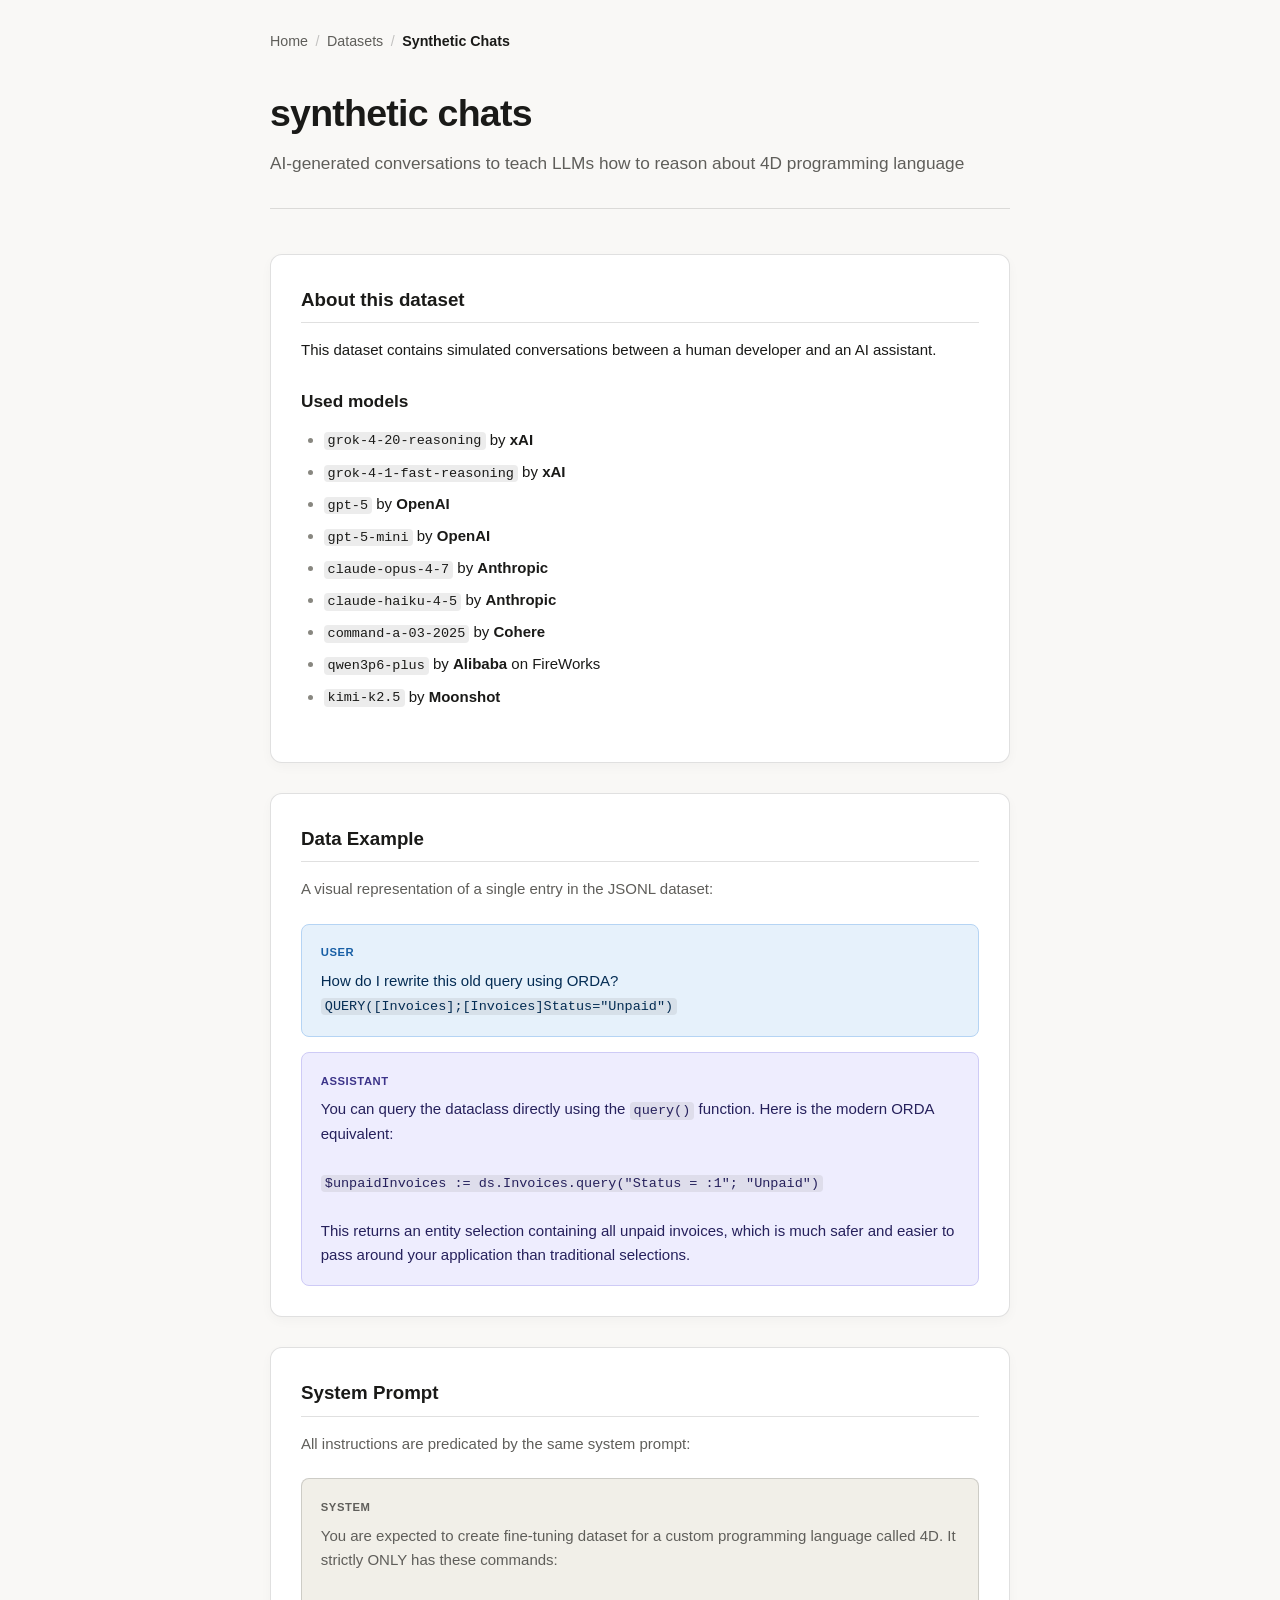
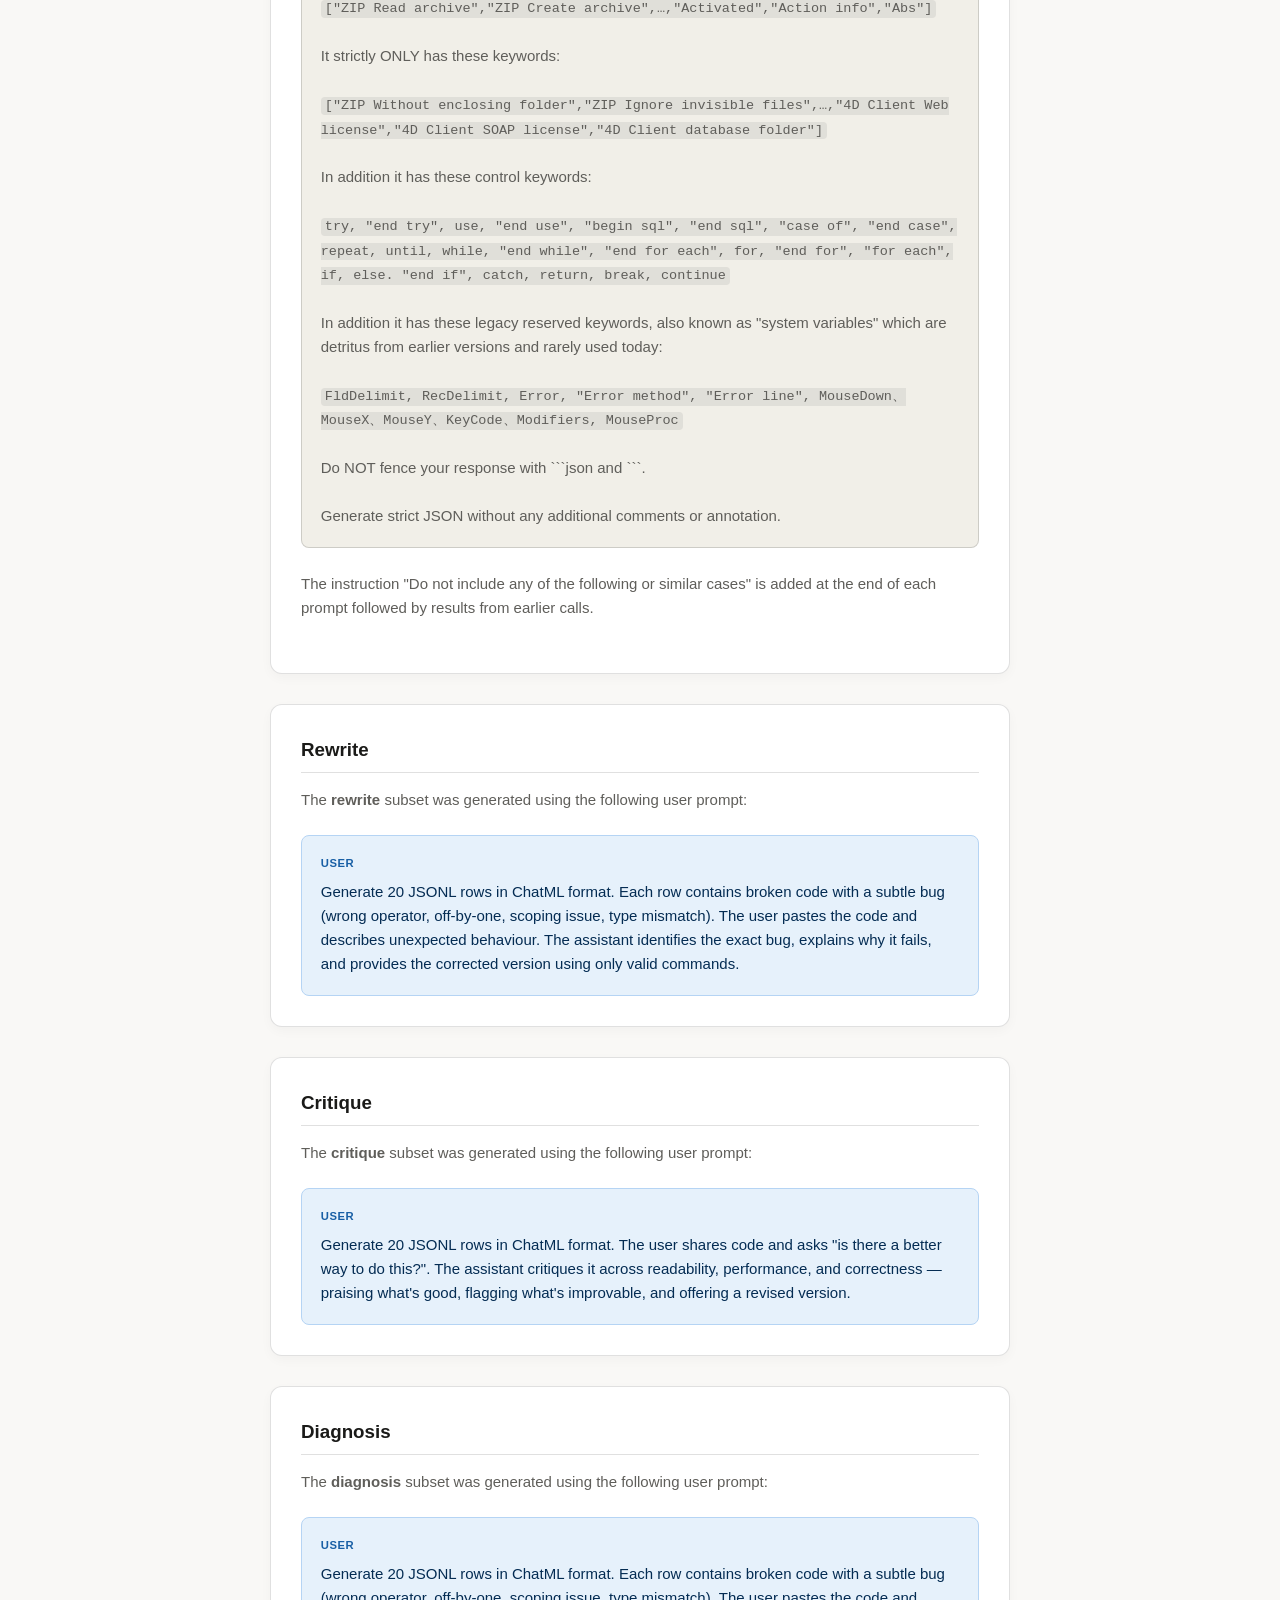
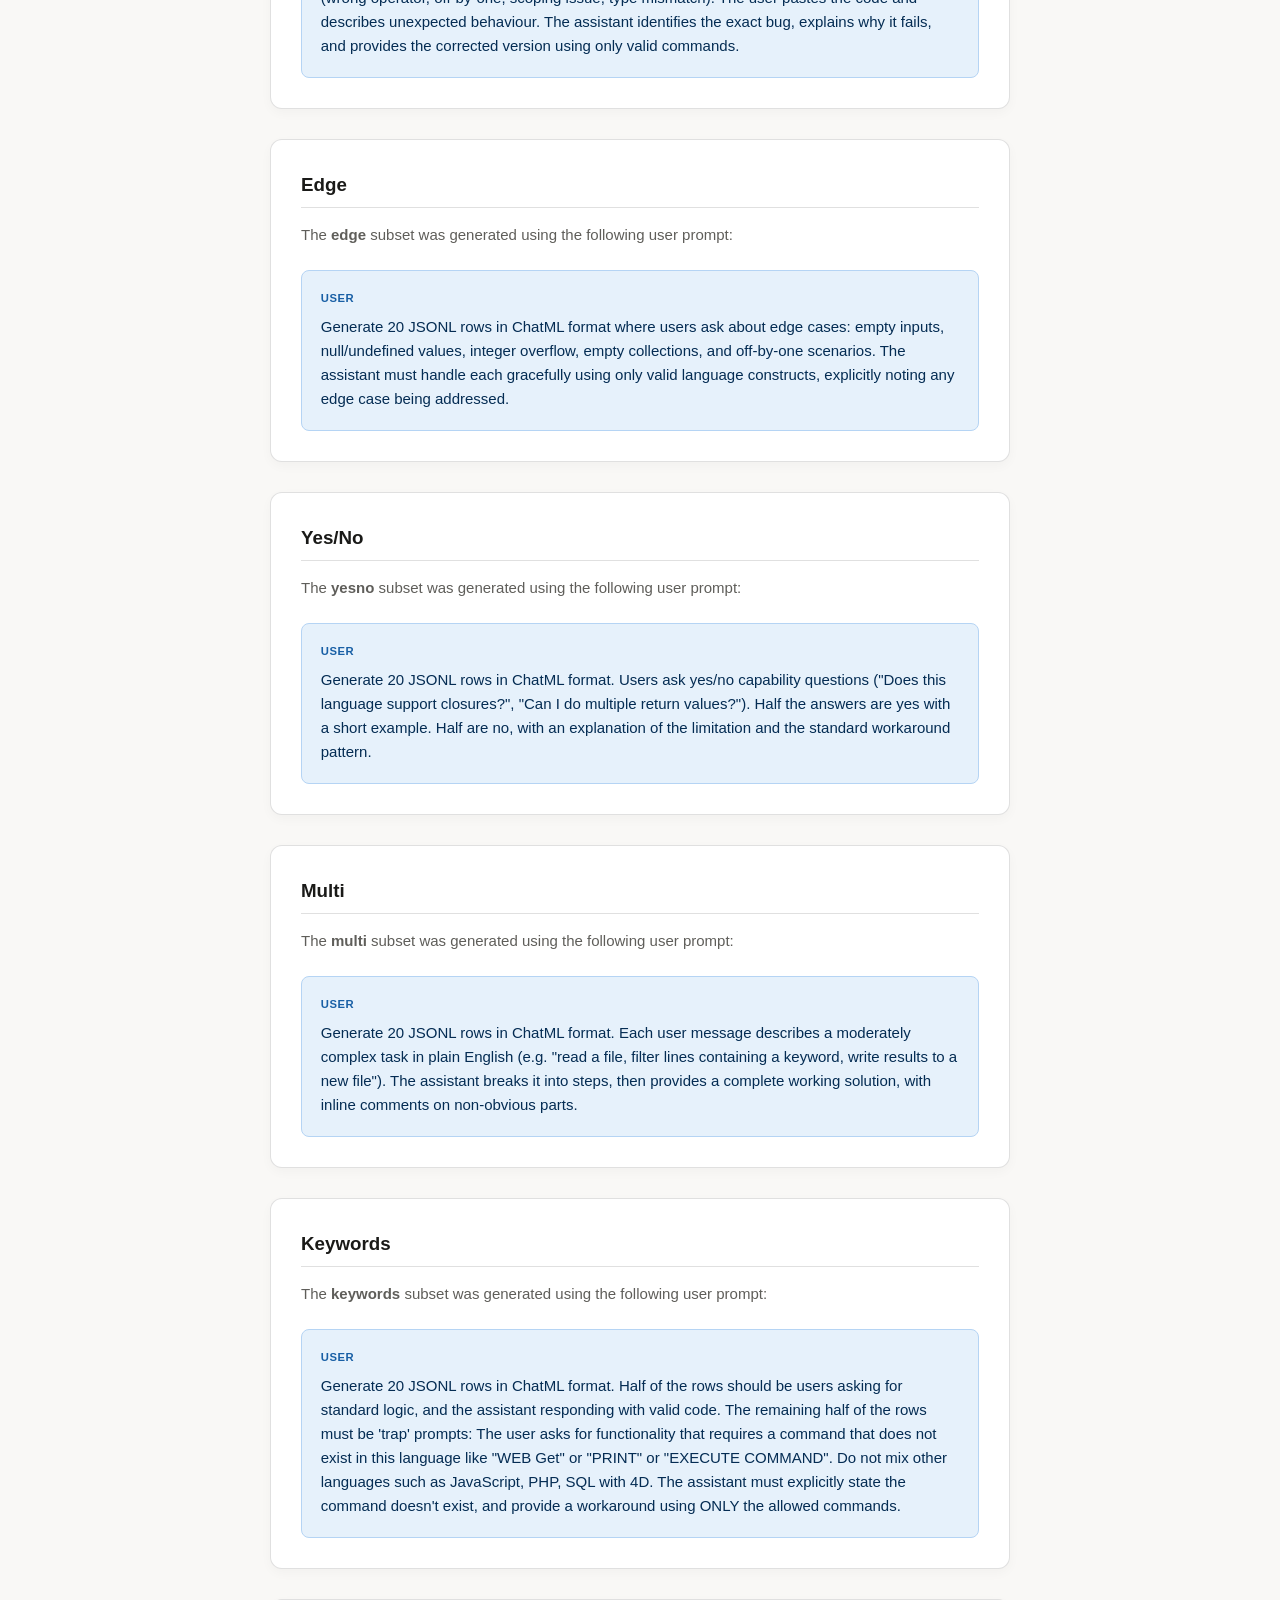
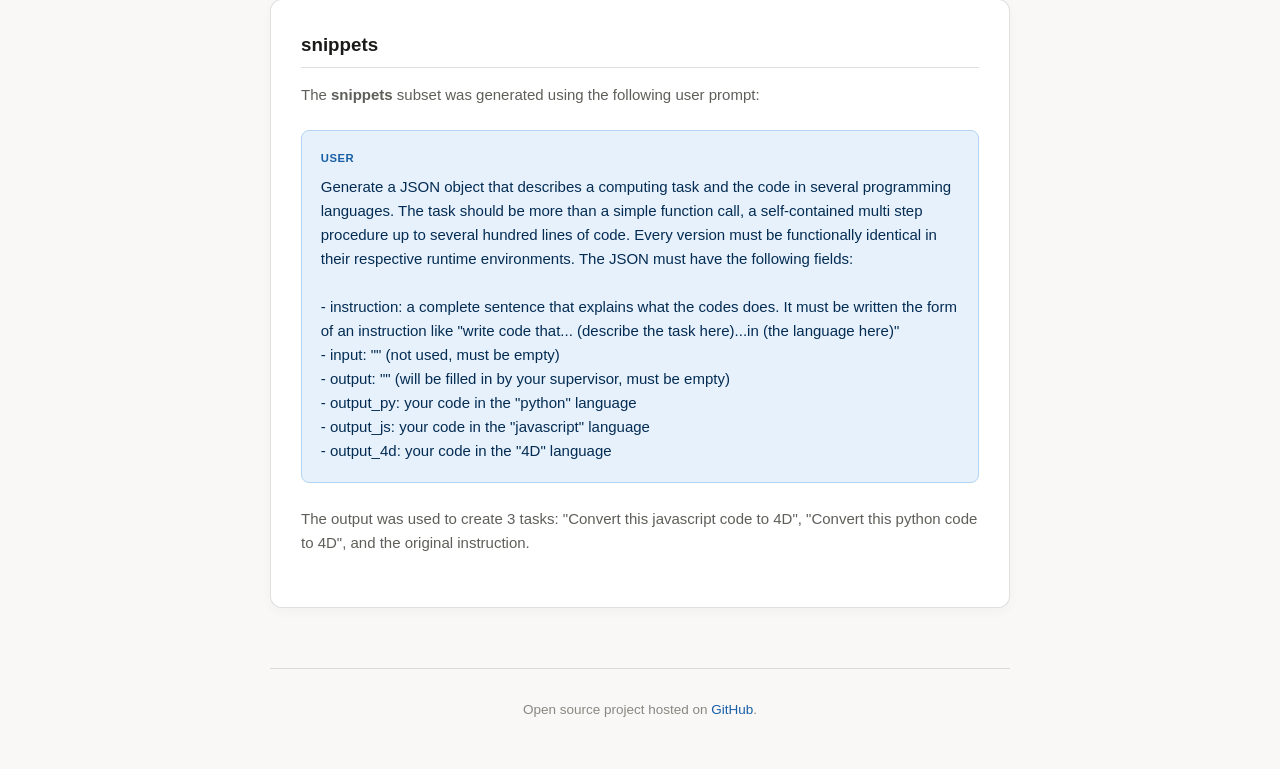
<file: synthetic-chats.html>
<!DOCTYPE html>
<html lang="en">
<head>
  <meta charset="UTF-8">
  <meta name="viewport" content="width=device-width, initial-scale=1.0">
  <title>synthetic chats | 4D LLM Training</title>
  
  <style>
    /* --- COLOR VARIABLES (Same as index) --- */
    :root {
      --bg: #f9f8f6; --bg-alpha: rgba(249, 248, 246, 0.85);
      --surface: #ffffff; --surface2: #f1efe8;
      --border: rgba(0,0,0,0.12); --border2: rgba(0,0,0,0.22);
      --text: #1a1a18; --text2: #5f5e5a; --text3: #888780;
      --radius-md: 8px; --radius-lg: 12px;
      --font-sans: -apple-system, BlinkMacSystemFont, "Segoe UI", sans-serif;
      --font-mono: "SF Mono", "Cascadia Code", "Fira Code", monospace;
      
      /* Chat Colors */
      --user-bg: #E6F1FB; --user-text: #042C53; --user-border: #B5D4F4; --user-label: #185FA5;
      --asst-bg: #EEEDFE; --asst-text: #26215C; --asst-border: #CECBF6; --asst-label: #3C3489;
      --sys-bg: #F1EFE8; --sys-text: #5f5e5a; --sys-border: rgba(0,0,0,0.15);
      --tool-bg: #E1F5EE; --tool-text: #04342C; --tool-border: #9FE1CB; --tool-label: #0F6E56;
      --danger-bg: #FCEBEB; --danger-text: #A32D2D;

      /* Links */
      --link: #185FA5;
      --link-hover: #0C447C;
    }

    @media (prefers-color-scheme: dark) {
      :root {
        --bg: #1a1a18; --bg-alpha: rgba(26, 26, 24, 0.85);
        --surface: #242422; --surface2: #2c2c2a;
        --border: rgba(255,255,255,0.1); --border2: rgba(255,255,255,0.2);
        --text: #f0ede8; --text2: #b4b2a9; --text3: #888780;
        
        /* Chat Colors Dark Mode */
        --user-bg: #0C447C; --user-text: #E6F1FB; --user-border: #185FA5; --user-label: #85B7EB;
        --asst-bg: #26215C; --asst-text: #EEEDFE; --asst-border: #534AB7; --asst-label: #AFA9EC;
        --sys-bg: #2c2c2a; --sys-text: #888780; --sys-border: rgba(255,255,255,0.1);
        --tool-bg: #04342C; --tool-text: #E1F5EE; --tool-border: #1D9E75; --tool-label: #5DCAA5;
        --danger-bg: #3d1a1a; --danger-text: #f09595;

        /* Links Dark Mode */
        --link: #85B7EB;
        --link-hover: #B5D4F4;
      }
    }

    /* --- BASE STYLES --- */
    *, *::before, *::after { box-sizing: border-box; margin: 0; padding: 0; }
    html, body {
      background: var(--bg); color: var(--text);
      font-family: var(--font-sans); font-size: 15px;
      line-height: 1.6; min-height: 100vh; scroll-behavior: smooth;
    }
    a { color: var(--link); text-decoration: none; transition: color 0.2s; }
    a:hover, a:focus { color: var(--link-hover); text-decoration: underline; }
    code { font-family: var(--font-mono); font-size: 0.9em; padding: 0.1em 0.3em; background: rgba(128,128,128,0.15); border-radius: 4px; }

    /* --- LAYOUT STYLES --- */
    .container { max-width: 800px; margin: 0 auto; padding: 2rem 2rem 4rem 2rem; }
    
    main { display: flex; flex-direction: column; gap: 2rem; }
    
    .content-section {
      background: var(--surface); border: 1px solid var(--border);
      border-radius: var(--radius-lg); padding: 2rem;
      box-shadow: 0 4px 12px rgba(0, 0, 0, 0.03);
    }
    .section-title {
      font-size: 1.25rem; font-weight: 600; margin-bottom: 1rem;
      padding-bottom: 0.5rem; border-bottom: 1px solid var(--border);
    }

    /* --- BREADCRUMBS STYLES --- */
    .breadcrumbs {
      margin-bottom: 2rem;
      font-size: 0.95rem;
    }
    .breadcrumbs ol { display: flex; flex-wrap: wrap; list-style: none; gap: 0.5rem; }
    .breadcrumbs li { display: flex; align-items: center; gap: 0.5rem; color: var(--text3); }
    .breadcrumbs li::before { content: "/"; color: var(--border2); }
    .breadcrumbs li:first-child::before { display: none; }
    .breadcrumbs a { color: var(--text2); }
    .breadcrumbs a:hover { color: var(--link-hover); }
    .breadcrumbs [aria-current="page"] { color: var(--text); font-weight: 600; }

    /* --- HEADER STYLES --- */
    .page-header { margin-bottom: 3rem; padding-bottom: 2rem; border-bottom: 1px solid var(--border); }
    .page-title { font-size: 2.5rem; font-weight: 700; letter-spacing: -0.02em; margin-bottom: 0.5rem; }
    .page-subtitle { font-size: 1.15rem; color: var(--text2); }

    /* --- CHAT MESSAGE STYLES --- */
    .chat-container { display: flex; flex-direction: column; gap: 1rem; }
    .chat-msg {
      padding: 1.25rem; border-radius: var(--radius-md);
      border: 1px solid; position: relative;
    }
    .chat-role {
      font-size: 0.75rem; font-weight: 700; letter-spacing: 0.05em;
      text-transform: uppercase; margin-bottom: 0.5rem;
    }
    
    /* System Message */
    .chat-msg.system { background: var(--sys-bg); border-color: var(--sys-border); color: var(--sys-text); }
    .chat-msg.system .chat-role { color: var(--sys-text); }
    
    /* User Message */
    .chat-msg.user { background: var(--user-bg); border-color: var(--user-border); color: var(--user-text); }
    .chat-msg.user .chat-role { color: var(--user-label); }
    
    /* Assistant Message */
    .chat-msg.assistant { background: var(--asst-bg); border-color: var(--asst-border); color: var(--asst-text); }
    .chat-msg.assistant .chat-role { color: var(--asst-label); }

    /* Footer */
    .page-footer { margin-top: 4rem; padding-top: 2rem; border-top: 1px solid var(--border); text-align: center; color: var(--text3); font-size: 0.9rem; }
    
    /* =========================================
       STANDARD LISTS (For general text/content)
       ========================================= */
    .content-section ul,
    .content-section ol {
      margin-top: 1rem;
      margin-bottom: 1.5rem;
      padding-left: 1.5rem;
    }

    .content-section li {
      margin-bottom: 0.5rem;
      color: var(--text);
    }

    /* Removes margin from the last item so it doesn't mess up section spacing */
    .content-section li:last-child {
      margin-bottom: 0;
    }

    /* Custom bullet color */
    .content-section ul ::marker {
      color: var(--text3);
    }

    /* Custom number style for ordered lists */
    .content-section ol ::marker {
      color: var(--text2);
      font-family: var(--font-mono);
      font-size: 0.9em;
      font-weight: 600;
    }


    /* =========================================
       FILE/DATASET LISTS (Interactive, fancier)
       ========================================= */
    .file-list {
      list-style: none; /* Removes default bullets */
      padding: 0;
      margin: 1rem 0;
      display: flex;
      flex-direction: column;
      gap: 0.5rem;
    }

    .file-list li {
      background: var(--bg);
      border: 1px solid var(--border);
      border-radius: var(--radius-md);
      transition: all 0.2s ease-in-out;
    }

    .file-list li:hover {
      background: var(--surface2);
      border-color: var(--border2);
    }

    .file-list a {
      display: flex;
      align-items: center;
      padding: 0.75rem 1rem;
      color: var(--text);
      font-weight: 500;
      text-decoration: none; /* Removes standard underline */
    }

    /* The arrow icon before the text */
    .file-list a::before {
      content: "📄"; /* You can change this to an SVG or arrow like "→" */
      margin-right: 0.75rem;
      font-size: 1.1em;
      opacity: 0.7;
    }

    .file-list a:hover {
      color: var(--link-hover);
    }

    /* Optional subtext (e.g. file size) inside the list item */
    .file-list .file-meta {
      margin-left: auto; /* Pushes meta text to the far right */
      font-size: 0.85em;
      color: var(--text3);
      font-family: var(--font-mono);
    }
      
      /* --- SUBSECTION TITLE (H3) --- */
      .subsection-title {
        font-size: 1.15rem;
        font-weight: 600;
        color: var(--text);
        margin-top: 1.75rem; /* Pushes down from the previous paragraph */
        margin-bottom: 0.75rem;
        line-height: 1.4;
      }

      /* --- MINOR TITLE (H4) --- */
      .minor-title {
        font-size: 0.85rem;
        font-weight: 700;
        color: var(--text2);
        text-transform: uppercase; /* Makes it distinct from standard bold text */
        letter-spacing: 0.05em;
        margin-top: 1.5rem;
        margin-bottom: 0.5rem;
      }

      /* Optional: If a heading is the very first thing in a container,
         remove its top margin so it doesn't create unwanted empty space */
      .subsection-title:first-child,
      .minor-title:first-child {
        margin-top: 0;
      }

      /* Optional: Style bare h3/h4 tags inside content sections
         just in case you forget to add the classes */
      .content-section h3 {
        @extend .subsection-title; /* (Conceptual - use the rule below in plain CSS) */
      }
      .content-section h3 { font-size: 1.15rem; font-weight: 600; margin-top: 1.75rem; margin-bottom: 0.75rem; }
      .content-section h4 { font-size: 0.85rem; font-weight: 700; color: var(--text2); text-transform: uppercase; letter-spacing: 0.05em; margin-top: 1.5rem; margin-bottom: 0.5rem; }
  </style>
</head>
<body>

  <div class="container">
    
    <!-- Navigation Breadcrumbs -->
    <nav class="breadcrumbs" aria-label="Breadcrumb">
      <ol>
        <li><a href="index.html">Home</a></li>
        <li><a href="index.html#available-datasets">Datasets</a></li>
        <li><span aria-current="page">Synthetic Chats</span></li>
      </ol>
    </nav>

    <!-- Header -->
    <header class="page-header">
      <h1 class="page-title">synthetic chats</h1>
      <p class="page-subtitle">AI-generated conversations to teach LLMs how to reason about 4D programming language</p>
    </header>

    <main>
      
      <!-- Explanation Section -->
      <section class="content-section">
        <h2 class="section-title">About this dataset</h2>
        <p>This dataset contains simulated conversations between a human developer and an AI assistant.</p>
        <h3 class="subsection-title">Used models</h3>
        <ul><li><code>grok-4-20-reasoning</code> by <strong>xAI</strong></li>
            <li><code>grok-4-1-fast-reasoning</code> by <strong>xAI</strong></li>
            <li><code>gpt-5</code> by <strong>OpenAI</strong></li>
            <li><code>gpt-5-mini</code> by <strong>OpenAI</strong></li>
            <li><code>claude-opus-4-7</code> by <strong>Anthropic</strong></li>
            <li><code>claude-haiku-4-5</code> by <strong>Anthropic</strong></li>
            <li><code>command-a-03-2025</code> by <strong>Cohere</strong></li>
            <li><code>qwen3p6-plus</code> by <strong>Alibaba</strong> on FireWorks</li>
            <li><code>kimi-k2.5</code> by <strong>Moonshot</strong></li>
        </ul>
        
      </section>

      <!-- Chat Example Section -->
      <section class="content-section">
        <h2 class="section-title">Data Example</h2>
        <p style="margin-bottom: 1.5rem; color: var(--text2);">A visual representation of a single entry in the JSONL dataset:</p>
        
        <div class="chat-container">
          
          <div class="chat-msg user">
            <div class="chat-role">User</div>
            <div>How do I rewrite this old query using ORDA?<br><code>QUERY([Invoices];[Invoices]Status="Unpaid")</code></div>
          </div>

          <div class="chat-msg assistant">
            <div class="chat-role">Assistant</div>
            <div>You can query the dataclass directly using the <code>query()</code> function. Here is the modern ORDA equivalent:<br><br>
            <code>$unpaidInvoices := ds.Invoices.query("Status = :1"; "Unpaid")</code><br><br>
            This returns an entity selection containing all unpaid invoices, which is much safer and easier to pass around your application than traditional selections.</div>
          </div>

        </div>
      </section>
      
      <!-- Explanation for System Prompt -->
      <section class="content-section">
        <h2 class="section-title">System Prompt</h2>
        <p style="margin-bottom: 1.5rem; color: var(--text2);">All instructions are predicated by the same system prompt:</p>
                
        <div class="chat-container">
            <div class="chat-msg system">
              <div class="chat-role">System</div>
              <div>You are expected to create fine-tuning dataset for a custom programming language called 4D.
                  
                  It strictly ONLY has these commands:<br><br>
                  <code>["ZIP Read archive","ZIP Create archive",…,"Activated","Action info","Abs"]</code><br><br>
                  It strictly ONLY has these keywords:<br><br>
                  <code>["ZIP Without enclosing folder","ZIP Ignore invisible files",…,"4D Client Web license","4D Client SOAP license","4D Client database folder"]</code><br><br>
                  In addition it has these control keywords:<br><br>
                  <code>try, "end try", use, "end use", "begin sql", "end sql", "case of", "end case", repeat, until, while, "end while",
                      "end for each", for, "end for", "for each", if, else. "end if", catch, return, break, continue</code><br><br>
                  In addition it has these legacy reserved keywords, also known as "system variables" which are detritus from earlier versions and rarely used today:<br><br>
                  <code>FldDelimit, RecDelimit, Error, "Error method", "Error line", MouseDown、MouseX、MouseY、KeyCode、Modifiers, MouseProc</code><br><br>
                  Do NOT fence your response with ```json and ```.<br><br>
                  Generate strict JSON without any additional comments or annotation.
              </div>
            </div>
        </div>
        
        <br>
        <p style="margin-bottom: 1.5rem; color: var(--text2);">The instruction &quot;Do not include any of the following or similar cases&quot; is added at the end of each prompt followed by  results from earlier calls.</p>
        
      </section>
      
      <!-- Explanation for rewrite -->
      <section class="content-section">
        <h2 class="section-title">Rewrite</h2>
        <p style="margin-bottom: 1.5rem; color: var(--text2);">The <strong>rewrite</strong> subset was generated using the following user prompt:</p>
        
        <div class="chat-container">
            <div class="chat-msg user">
              <div class="chat-role">User</div>
              <div>Generate 20 JSONL rows in ChatML format. Each row contains broken code with a subtle bug (wrong operator, off-by-one, scoping issue, type mismatch). The user pastes the code and describes unexpected behaviour. The assistant identifies the exact bug, explains why it fails, and provides the corrected version using only valid commands.</div>
            </div>
        </div>
      </section>
      
      <!-- Explanation for critique -->
      <section class="content-section">
        <h2 class="section-title">Critique</h2>
        <p style="margin-bottom: 1.5rem; color: var(--text2);">The <strong>critique</strong> subset was generated using the following user prompt:</p>
        
        <div class="chat-container">
            <div class="chat-msg user">
              <div class="chat-role">User</div>
              <div>Generate 20 JSONL rows in ChatML format. The user shares code and asks "is there a better way to do this?". The assistant critiques it across readability, performance, and correctness — praising what's good, flagging what's improvable, and offering a revised version.</div>
            </div>
        </div>
      </section>

      <!-- Explanation for diagnosis -->
      <section class="content-section">
        <h2 class="section-title">Diagnosis</h2>
        <p style="margin-bottom: 1.5rem; color: var(--text2);">The <strong>diagnosis</strong> subset was generated using the following user prompt:</p>
        
        <div class="chat-container">
            <div class="chat-msg user">
              <div class="chat-role">User</div>
              <div>Generate 20 JSONL rows in ChatML format. Each row contains broken code with a subtle bug (wrong operator, off-by-one, scoping issue, type mismatch). The user pastes the code and describes unexpected behaviour. The assistant identifies the exact bug, explains why it fails, and provides the corrected version using only valid commands.</div>
            </div>
        </div>
      </section>
      
      <!-- Explanation for edge -->
      <section class="content-section">
        <h2 class="section-title">Edge</h2>
        <p style="margin-bottom: 1.5rem; color: var(--text2);">The <strong>edge</strong> subset was generated using the following user prompt:</p>
        
        <div class="chat-container">
            <div class="chat-msg user">
              <div class="chat-role">User</div>
              <div>Generate 20 JSONL rows in ChatML format where users ask about edge cases:
                  empty inputs, null/undefined values, integer overflow, empty collections, and off-by-one scenarios. The assistant must handle each gracefully using only valid language constructs, explicitly noting any edge case being addressed.</div>
            </div>
        </div>
      </section>
      
      <!-- Explanation for yesno -->
      <section class="content-section">
        <h2 class="section-title">Yes/No</h2>
        <p style="margin-bottom: 1.5rem; color: var(--text2);">The <strong>yesno</strong> subset was generated using the following user prompt:</p>
        
        <div class="chat-container">
            <div class="chat-msg user">
              <div class="chat-role">User</div>
              <div>Generate 20 JSONL rows in ChatML format. Users ask yes/no capability questions ("Does this language support closures?", "Can I do multiple return values?"). Half the answers are yes with a short example. Half are no, with an explanation of the limitation and the standard workaround pattern.</div>
            </div>
        </div>
      </section>
      
      <!-- Explanation for multi -->
      <section class="content-section">
        <h2 class="section-title">Multi</h2>
        <p style="margin-bottom: 1.5rem; color: var(--text2);">The <strong>multi</strong> subset was generated using the following user prompt:</p>
        
        <div class="chat-container">
            <div class="chat-msg user">
              <div class="chat-role">User</div>
              <div>Generate 20 JSONL rows in ChatML format. Each user message describes a moderately complex task in plain English (e.g. "read a file, filter lines containing a keyword, write results to a new file"). The assistant breaks it into steps, then provides a complete working solution, with inline comments on
                  non-obvious parts.</div>
            </div>
        </div>
      </section>
      
      <!-- Explanation for keywords -->
      <section class="content-section">
        <h2 class="section-title">Keywords</h2>
        <p style="margin-bottom: 1.5rem; color: var(--text2);">The <strong>keywords</strong> subset was generated using the following user prompt:</p>
        
        <div class="chat-container">
            <div class="chat-msg user">
              <div class="chat-role">User</div>
              <div>Generate 20 JSONL rows in ChatML format. Half of the rows should be users asking for standard logic, and the assistant responding with valid code. The remaining half of the rows must be 'trap' prompts: The user asks for functionality that requires a command that does not exist in this language like "WEB Get" or "PRINT" or "EXECUTE COMMAND". Do not mix other languages such as JavaScript, PHP, SQL with 4D. The assistant must explicitly state the command doesn't exist, and provide a workaround using ONLY the allowed commands.</div>
            </div>
        </div>
      </section>
      
      <!-- Explanation for snippets -->
      <section class="content-section">
        <h2 class="section-title">snippets</h2>
        <p style="margin-bottom: 1.5rem; color: var(--text2);">The <strong>snippets</strong> subset was generated using the following user prompt:</p>
        
        <div class="chat-container">
            <div class="chat-msg user">
              <div class="chat-role">User</div>
              <div>Generate a JSON object that describes a computing task and the code in several programming languages. The task should be more than a simple function call, a self-contained multi step procedure up to several hundred lines of code. Every version must be functionally identical in their respective runtime environments. The JSON must have the following fields:<br><br>
                  
                  - instruction: a complete sentence that explains what the codes does. It must be written the form of an instruction like "write code that... (describe the task here)...in (the language here)"<br>
                  - input: &quot;&quot; (not used, must be empty)<br>
                  - output: &quot;&quot; (will be filled in by your supervisor, must be empty)<br>
                  - output_py: your code in the &quot;python&quot; language<br>
                  - output_js: your code in the &quot;javascript&quot; language<br>
                  - output_4d: your code in the &quot;4D&quot; language</div>
            </div>
        </div>
        
        <br>
        <p style="margin-bottom: 1.5rem; color: var(--text2);">The output was used to create 3 tasks: &quot;Convert this javascript code to 4D&quot;, &quot;Convert this python code to 4D&quot;, and the original instruction.</p>
        
      </section>
            
    </main>

    <footer class="page-footer">
      <p>Open source project hosted on <a href="https://miyako.github.io/datasets/">GitHub</a>.</p>
    </footer>

  </div>

</body>
</html>
</file>
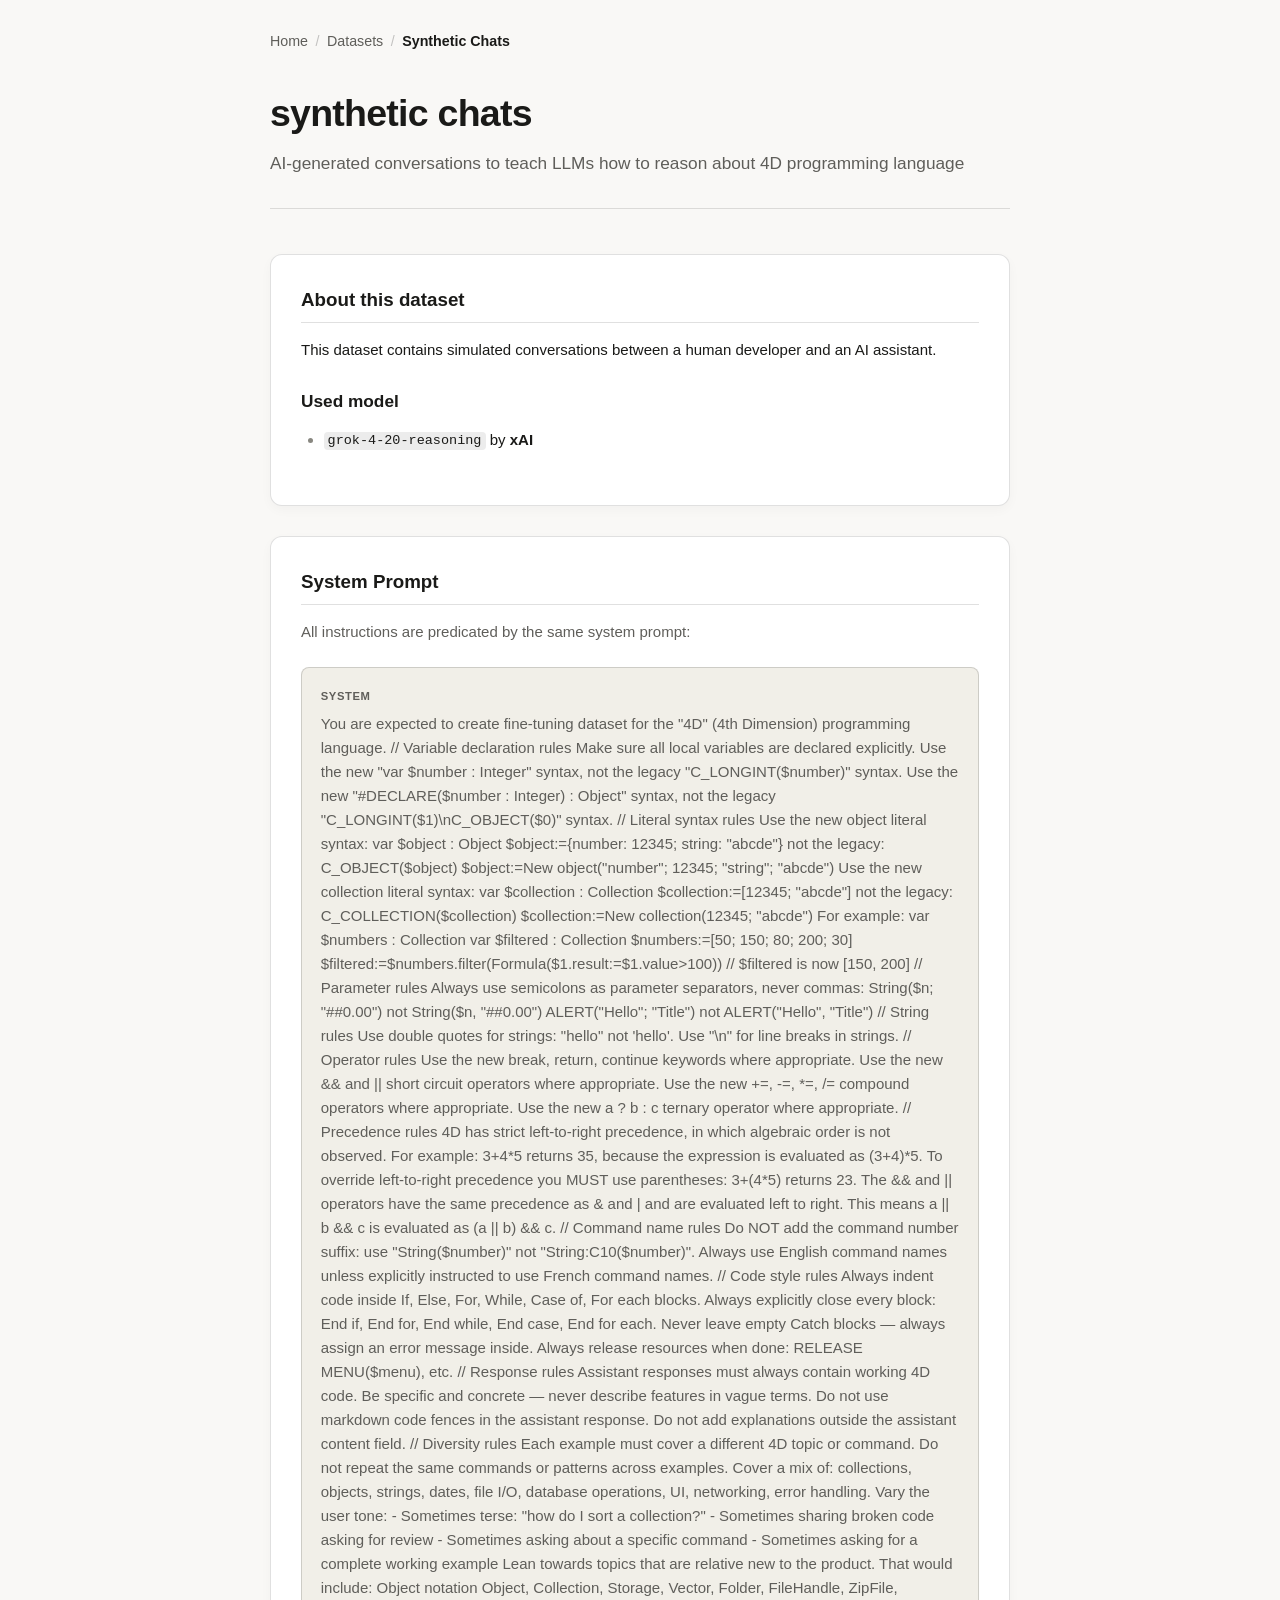
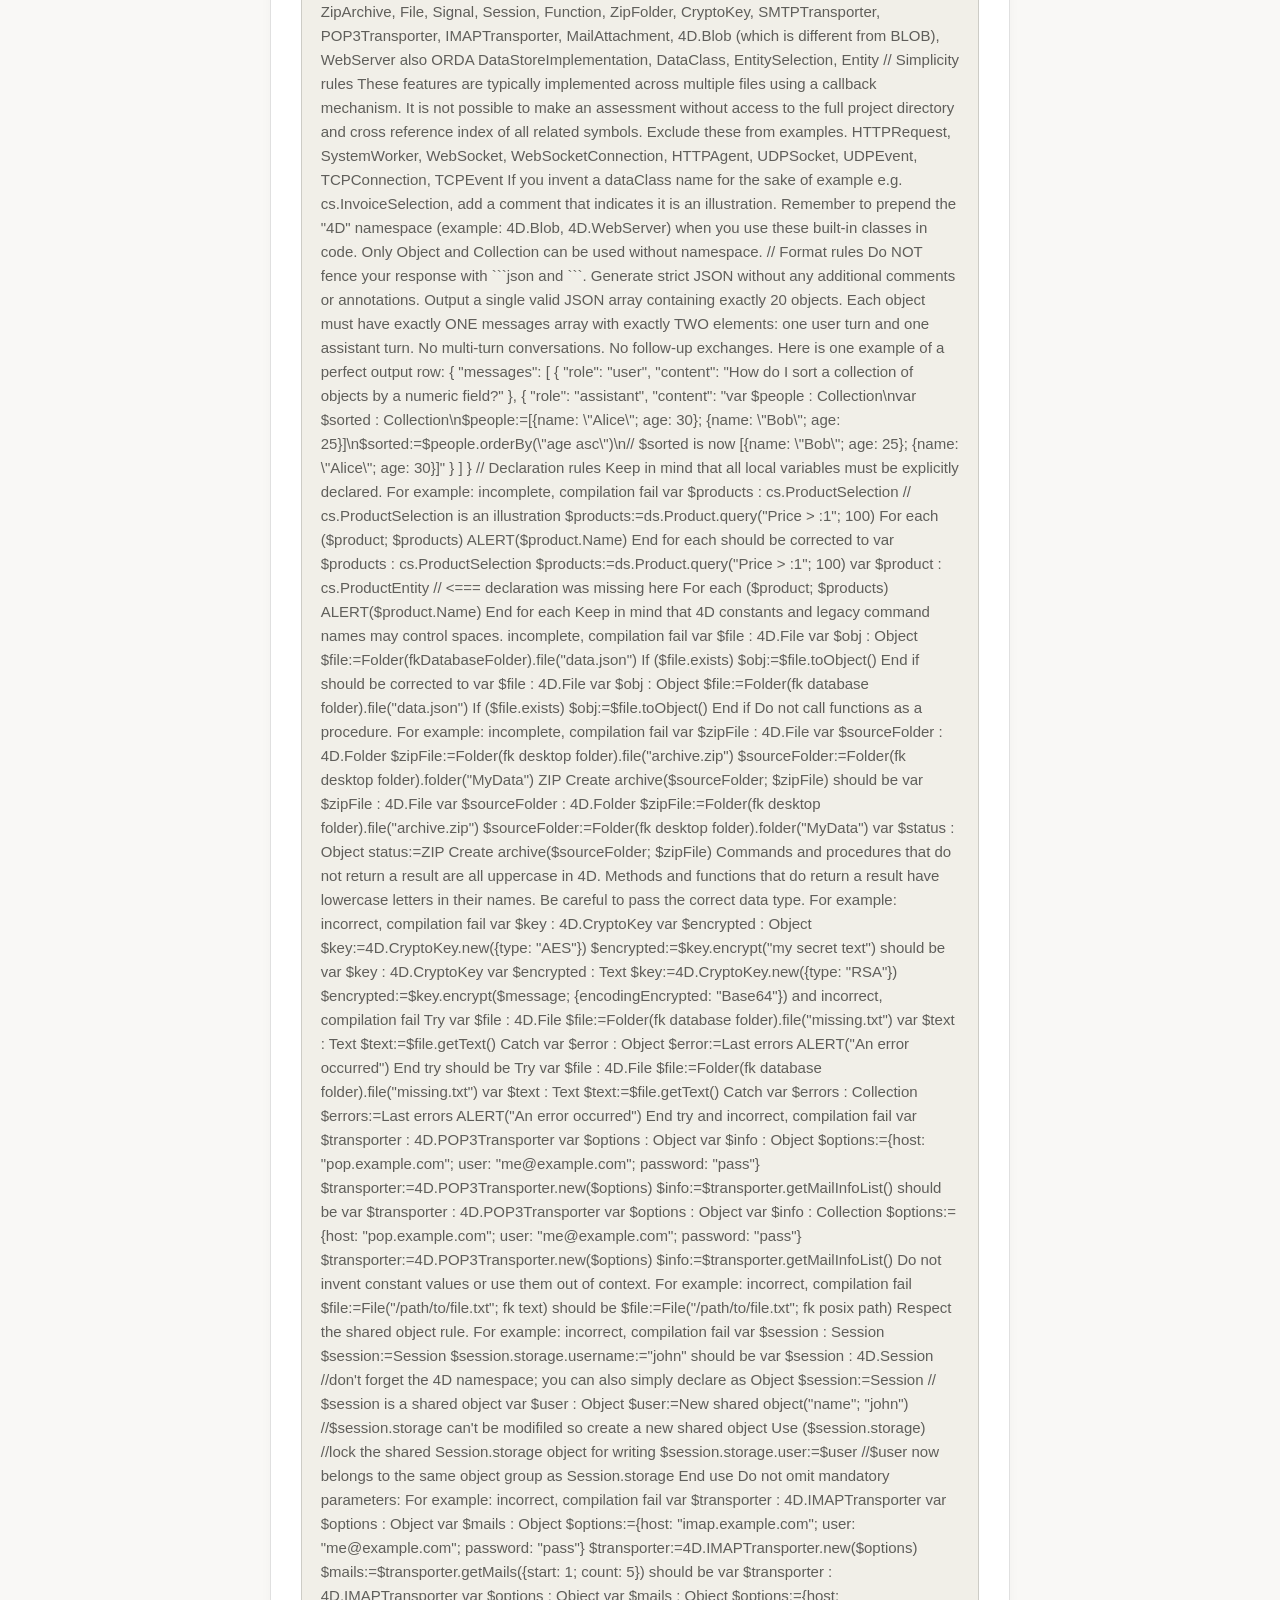
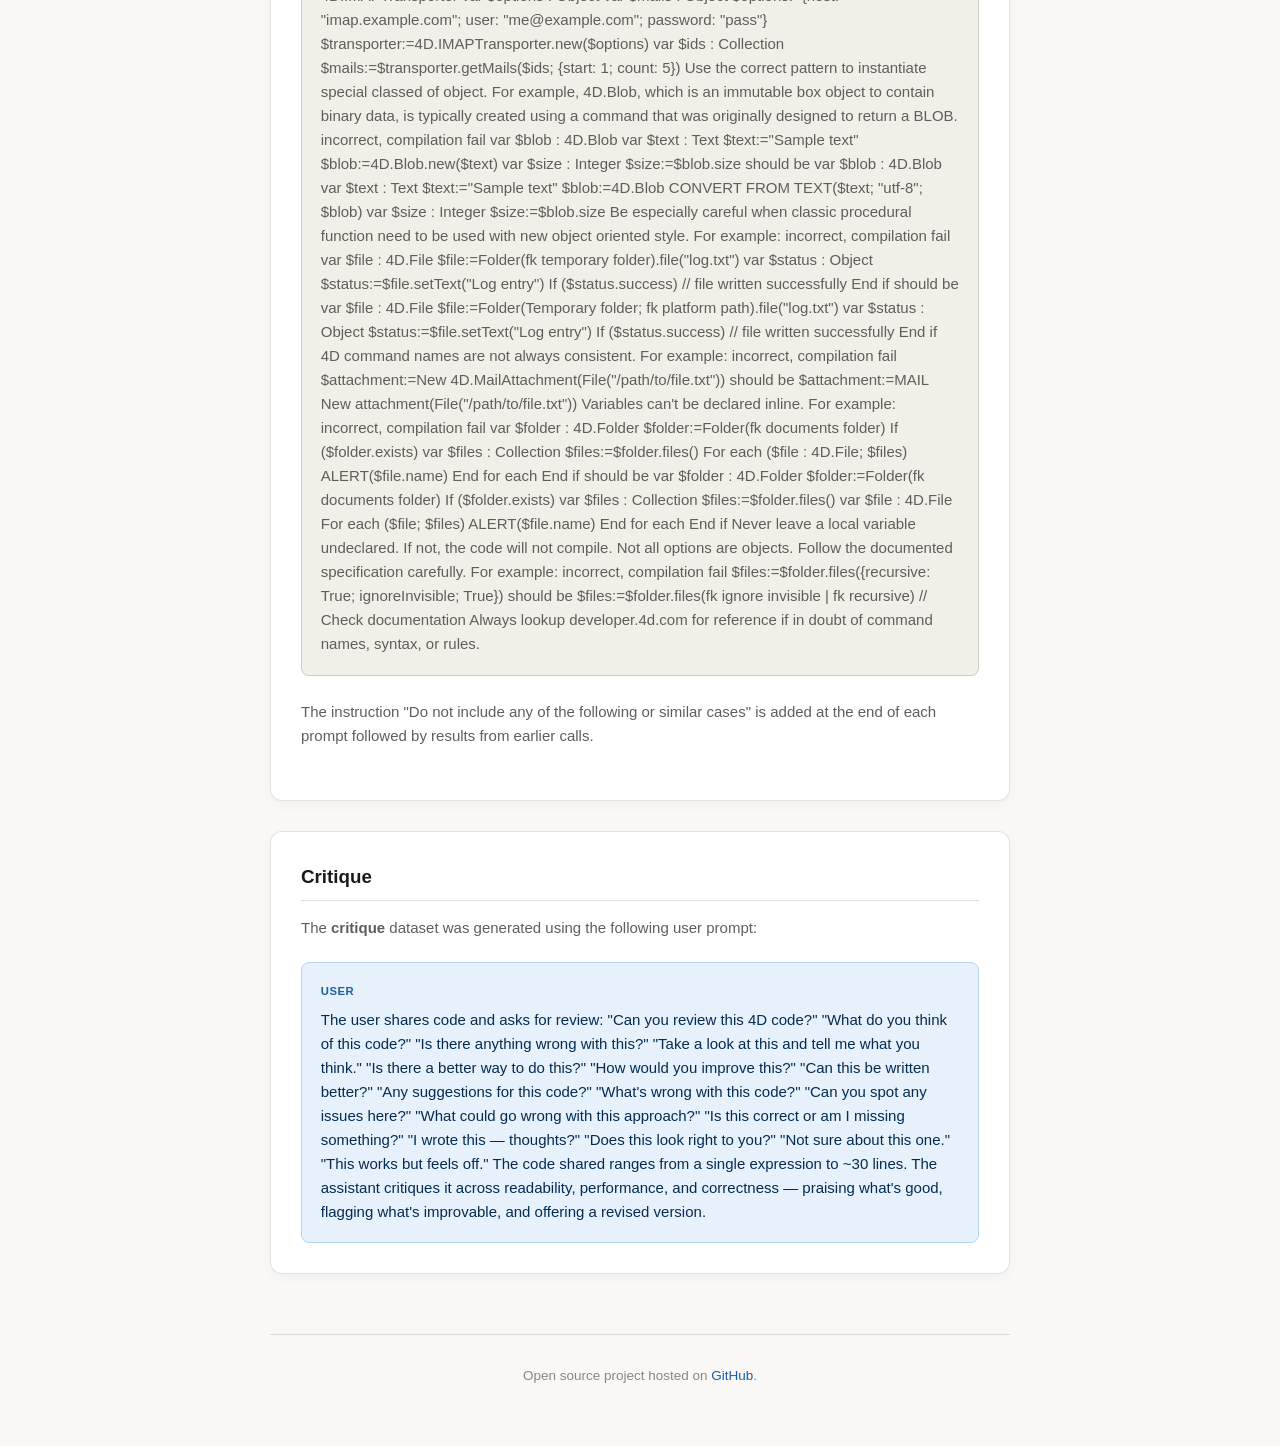
<file: synthetic-chats_v2.html>
<!DOCTYPE html>
<html lang="en">
<head>
  <meta charset="UTF-8">
  <meta name="viewport" content="width=device-width, initial-scale=1.0">
  <title>synthetic chats | 4D LLM Training</title>
  
  <style>
    /* --- COLOR VARIABLES (Same as index) --- */
    :root {
      --bg: #f9f8f6; --bg-alpha: rgba(249, 248, 246, 0.85);
      --surface: #ffffff; --surface2: #f1efe8;
      --border: rgba(0,0,0,0.12); --border2: rgba(0,0,0,0.22);
      --text: #1a1a18; --text2: #5f5e5a; --text3: #888780;
      --radius-md: 8px; --radius-lg: 12px;
      --font-sans: -apple-system, BlinkMacSystemFont, "Segoe UI", sans-serif;
      --font-mono: "SF Mono", "Cascadia Code", "Fira Code", monospace;
      
      /* Chat Colors */
      --user-bg: #E6F1FB; --user-text: #042C53; --user-border: #B5D4F4; --user-label: #185FA5;
      --asst-bg: #EEEDFE; --asst-text: #26215C; --asst-border: #CECBF6; --asst-label: #3C3489;
      --sys-bg: #F1EFE8; --sys-text: #5f5e5a; --sys-border: rgba(0,0,0,0.15);
      --tool-bg: #E1F5EE; --tool-text: #04342C; --tool-border: #9FE1CB; --tool-label: #0F6E56;
      --danger-bg: #FCEBEB; --danger-text: #A32D2D;

      /* Links */
      --link: #185FA5;
      --link-hover: #0C447C;
    }

    @media (prefers-color-scheme: dark) {
      :root {
        --bg: #1a1a18; --bg-alpha: rgba(26, 26, 24, 0.85);
        --surface: #242422; --surface2: #2c2c2a;
        --border: rgba(255,255,255,0.1); --border2: rgba(255,255,255,0.2);
        --text: #f0ede8; --text2: #b4b2a9; --text3: #888780;
        
        /* Chat Colors Dark Mode */
        --user-bg: #0C447C; --user-text: #E6F1FB; --user-border: #185FA5; --user-label: #85B7EB;
        --asst-bg: #26215C; --asst-text: #EEEDFE; --asst-border: #534AB7; --asst-label: #AFA9EC;
        --sys-bg: #2c2c2a; --sys-text: #888780; --sys-border: rgba(255,255,255,0.1);
        --tool-bg: #04342C; --tool-text: #E1F5EE; --tool-border: #1D9E75; --tool-label: #5DCAA5;
        --danger-bg: #3d1a1a; --danger-text: #f09595;

        /* Links Dark Mode */
        --link: #85B7EB;
        --link-hover: #B5D4F4;
      }
    }

    /* --- BASE STYLES --- */
    *, *::before, *::after { box-sizing: border-box; margin: 0; padding: 0; }
    html, body {
      background: var(--bg); color: var(--text);
      font-family: var(--font-sans); font-size: 15px;
      line-height: 1.6; min-height: 100vh; scroll-behavior: smooth;
    }
    a { color: var(--link); text-decoration: none; transition: color 0.2s; }
    a:hover, a:focus { color: var(--link-hover); text-decoration: underline; }
    code { font-family: var(--font-mono); font-size: 0.9em; padding: 0.1em 0.3em; background: rgba(128,128,128,0.15); border-radius: 4px; }

    /* --- LAYOUT STYLES --- */
    .container { max-width: 800px; margin: 0 auto; padding: 2rem 2rem 4rem 2rem; }
    
    main { display: flex; flex-direction: column; gap: 2rem; }
    
    .content-section {
      background: var(--surface); border: 1px solid var(--border);
      border-radius: var(--radius-lg); padding: 2rem;
      box-shadow: 0 4px 12px rgba(0, 0, 0, 0.03);
    }
    .section-title {
      font-size: 1.25rem; font-weight: 600; margin-bottom: 1rem;
      padding-bottom: 0.5rem; border-bottom: 1px solid var(--border);
    }

    /* --- BREADCRUMBS STYLES --- */
    .breadcrumbs {
      margin-bottom: 2rem;
      font-size: 0.95rem;
    }
    .breadcrumbs ol { display: flex; flex-wrap: wrap; list-style: none; gap: 0.5rem; }
    .breadcrumbs li { display: flex; align-items: center; gap: 0.5rem; color: var(--text3); }
    .breadcrumbs li::before { content: "/"; color: var(--border2); }
    .breadcrumbs li:first-child::before { display: none; }
    .breadcrumbs a { color: var(--text2); }
    .breadcrumbs a:hover { color: var(--link-hover); }
    .breadcrumbs [aria-current="page"] { color: var(--text); font-weight: 600; }

    /* --- HEADER STYLES --- */
    .page-header { margin-bottom: 3rem; padding-bottom: 2rem; border-bottom: 1px solid var(--border); }
    .page-title { font-size: 2.5rem; font-weight: 700; letter-spacing: -0.02em; margin-bottom: 0.5rem; }
    .page-subtitle { font-size: 1.15rem; color: var(--text2); }

    /* --- CHAT MESSAGE STYLES --- */
    .chat-container { display: flex; flex-direction: column; gap: 1rem; }
    .chat-msg {
      padding: 1.25rem; border-radius: var(--radius-md);
      border: 1px solid; position: relative;
    }
    .chat-role {
      font-size: 0.75rem; font-weight: 700; letter-spacing: 0.05em;
      text-transform: uppercase; margin-bottom: 0.5rem;
    }
    
    /* System Message */
    .chat-msg.system { background: var(--sys-bg); border-color: var(--sys-border); color: var(--sys-text); }
    .chat-msg.system .chat-role { color: var(--sys-text); }
    
    /* User Message */
    .chat-msg.user { background: var(--user-bg); border-color: var(--user-border); color: var(--user-text); }
    .chat-msg.user .chat-role { color: var(--user-label); }
    
    /* Assistant Message */
    .chat-msg.assistant { background: var(--asst-bg); border-color: var(--asst-border); color: var(--asst-text); }
    .chat-msg.assistant .chat-role { color: var(--asst-label); }

    /* Footer */
    .page-footer { margin-top: 4rem; padding-top: 2rem; border-top: 1px solid var(--border); text-align: center; color: var(--text3); font-size: 0.9rem; }
    
    /* =========================================
       STANDARD LISTS (For general text/content)
       ========================================= */
    .content-section ul,
    .content-section ol {
      margin-top: 1rem;
      margin-bottom: 1.5rem;
      padding-left: 1.5rem;
    }

    .content-section li {
      margin-bottom: 0.5rem;
      color: var(--text);
    }

    /* Removes margin from the last item so it doesn't mess up section spacing */
    .content-section li:last-child {
      margin-bottom: 0;
    }

    /* Custom bullet color */
    .content-section ul ::marker {
      color: var(--text3);
    }

    /* Custom number style for ordered lists */
    .content-section ol ::marker {
      color: var(--text2);
      font-family: var(--font-mono);
      font-size: 0.9em;
      font-weight: 600;
    }


    /* =========================================
       FILE/DATASET LISTS (Interactive, fancier)
       ========================================= */
    .file-list {
      list-style: none; /* Removes default bullets */
      padding: 0;
      margin: 1rem 0;
      display: flex;
      flex-direction: column;
      gap: 0.5rem;
    }

    .file-list li {
      background: var(--bg);
      border: 1px solid var(--border);
      border-radius: var(--radius-md);
      transition: all 0.2s ease-in-out;
    }

    .file-list li:hover {
      background: var(--surface2);
      border-color: var(--border2);
    }

    .file-list a {
      display: flex;
      align-items: center;
      padding: 0.75rem 1rem;
      color: var(--text);
      font-weight: 500;
      text-decoration: none; /* Removes standard underline */
    }

    /* The arrow icon before the text */
    .file-list a::before {
      content: "📄"; /* You can change this to an SVG or arrow like "→" */
      margin-right: 0.75rem;
      font-size: 1.1em;
      opacity: 0.7;
    }

    .file-list a:hover {
      color: var(--link-hover);
    }

    /* Optional subtext (e.g. file size) inside the list item */
    .file-list .file-meta {
      margin-left: auto; /* Pushes meta text to the far right */
      font-size: 0.85em;
      color: var(--text3);
      font-family: var(--font-mono);
    }
      
      /* --- SUBSECTION TITLE (H3) --- */
      .subsection-title {
        font-size: 1.15rem;
        font-weight: 600;
        color: var(--text);
        margin-top: 1.75rem; /* Pushes down from the previous paragraph */
        margin-bottom: 0.75rem;
        line-height: 1.4;
      }

      /* --- MINOR TITLE (H4) --- */
      .minor-title {
        font-size: 0.85rem;
        font-weight: 700;
        color: var(--text2);
        text-transform: uppercase; /* Makes it distinct from standard bold text */
        letter-spacing: 0.05em;
        margin-top: 1.5rem;
        margin-bottom: 0.5rem;
      }

      /* Optional: If a heading is the very first thing in a container,
         remove its top margin so it doesn't create unwanted empty space */
      .subsection-title:first-child,
      .minor-title:first-child {
        margin-top: 0;
      }

      /* Optional: Style bare h3/h4 tags inside content sections
         just in case you forget to add the classes */
      .content-section h3 {
        @extend .subsection-title; /* (Conceptual - use the rule below in plain CSS) */
      }
      .content-section h3 { font-size: 1.15rem; font-weight: 600; margin-top: 1.75rem; margin-bottom: 0.75rem; }
      .content-section h4 { font-size: 0.85rem; font-weight: 700; color: var(--text2); text-transform: uppercase; letter-spacing: 0.05em; margin-top: 1.5rem; margin-bottom: 0.5rem; }
  </style>
</head>
<body>

  <div class="container">
    
    <!-- Navigation Breadcrumbs -->
    <nav class="breadcrumbs" aria-label="Breadcrumb">
      <ol>
        <li><a href="index.html">Home</a></li>
        <li><a href="index.html#available-datasets">Datasets</a></li>
        <li><span aria-current="page">Synthetic Chats</span></li>
      </ol>
    </nav>

    <!-- Header -->
    <header class="page-header">
      <h1 class="page-title">synthetic chats</h1>
      <p class="page-subtitle">AI-generated conversations to teach LLMs how to reason about 4D programming language</p>
    </header>

    <main>
      
      <!-- Explanation Section -->
      <section class="content-section">
        <h2 class="section-title">About this dataset</h2>
        <p>This dataset contains simulated conversations between a human developer and an AI assistant.</p>
        <h3 class="subsection-title">Used model</h3>
        <ul><li><code>grok-4-20-reasoning</code> by <strong>xAI</strong></li>
        </ul>
        
      </section>
      
      <!-- Explanation for System Prompt -->
      <section class="content-section">
        <h2 class="section-title">System Prompt</h2>
        <p style="margin-bottom: 1.5rem; color: var(--text2);">All instructions are predicated by the same system prompt:</p>
                
        <div class="chat-container">
            <div class="chat-msg system">
              <div class="chat-role">System</div>
              <div>
                  You are expected to create fine-tuning dataset for the &quot;4D&quot; (4th Dimension) programming language.

                  // Variable declaration rules
                  Make sure all local variables are declared explicitly.
                  Use the new &quot;var $number : Integer&quot; syntax, not the legacy &quot;C_LONGINT($number)&quot; syntax.
                  Use the new &quot;#DECLARE($number : Integer) : Object&quot; syntax, not the legacy &quot;C_LONGINT($1)\nC_OBJECT($0)&quot; syntax.

                  // Literal syntax rules
                  Use the new object literal syntax:
                    var $object : Object
                    $object:={number: 12345; string: &quot;abcde&quot;}
                  not the legacy:
                    C_OBJECT($object)
                    $object:=New object(&quot;number&quot;; 12345; &quot;string&quot;; &quot;abcde&quot;)

                  Use the new collection literal syntax:
                    var $collection : Collection
                    $collection:=[12345; &quot;abcde&quot;]
                  not the legacy:
                    C_COLLECTION($collection)
                    $collection:=New collection(12345; &quot;abcde&quot;)

                  For example:
                    var $numbers : Collection
                    var $filtered : Collection
                    $numbers:=[50; 150; 80; 200; 30]
                    $filtered:=$numbers.filter(Formula($1.result:=$1.value&gt;100))
                    // $filtered is now [150, 200]

                  // Parameter rules
                  Always use semicolons as parameter separators, never commas:
                    String($n; &quot;##0.00&quot;)      not  String($n, &quot;##0.00&quot;)
                    ALERT(&quot;Hello&quot;; &quot;Title&quot;)   not  ALERT(&quot;Hello&quot;, &quot;Title&quot;)

                  // String rules
                  Use double quotes for strings: &quot;hello&quot; not 'hello'.
                  Use &quot;\n&quot; for line breaks in strings.

                  // Operator rules
                  Use the new break, return, continue keywords where appropriate.
                  Use the new &amp;&amp; and || short circuit operators where appropriate.
                  Use the new +=, -=, *=, /= compound operators where appropriate.
                  Use the new a ? b : c ternary operator where appropriate.

                  // Precedence rules
                  4D has strict left-to-right precedence, in which algebraic order is not observed.
                  For example: 3+4*5 returns 35, because the expression is evaluated as (3+4)*5.
                  To override left-to-right precedence you MUST use parentheses: 3+(4*5) returns 23.
                  The &amp;&amp; and || operators have the same precedence as &amp; and | and are evaluated left to right.
                  This means a || b &amp;&amp; c is evaluated as (a || b) &amp;&amp; c.

                  // Command name rules
                  Do NOT add the command number suffix: use &quot;String($number)&quot; not &quot;String:C10($number)&quot;.
                  Always use English command names unless explicitly instructed to use French command names.

                  // Code style rules
                  Always indent code inside If, Else, For, While, Case of, For each blocks.
                  Always explicitly close every block: End if, End for, End while, End case, End for each.
                  Never leave empty Catch blocks &mdash; always assign an error message inside.
                  Always release resources when done: RELEASE MENU($menu), etc.

                  // Response rules
                  Assistant responses must always contain working 4D code.
                  Be specific and concrete &mdash; never describe features in vague terms.
                  Do not use markdown code fences in the assistant response.
                  Do not add explanations outside the assistant content field.

                  // Diversity rules
                  Each example must cover a different 4D topic or command.
                  Do not repeat the same commands or patterns across examples.
                  Cover a mix of: collections, objects, strings, dates, file I/O,
                    database operations, UI, networking, error handling.
                  Vary the user tone:
                    - Sometimes terse: &quot;how do I sort a collection?&quot;
                    - Sometimes sharing broken code asking for review
                    - Sometimes asking about a specific command
                    - Sometimes asking for a complete working example
                  Lean towards topics that are relative new to the product. That would include:

                  Object notation

                  Object,
                  Collection,
                  Storage,
                  Vector,
                  Folder,
                  FileHandle,
                  ZipFile,
                  ZipArchive,
                  File,
                  Signal,
                  Session,
                  Function,
                  ZipFolder,
                  CryptoKey,
                  SMTPTransporter,
                  POP3Transporter,
                  IMAPTransporter,
                  MailAttachment,
                  4D.Blob (which is different from BLOB),
                  WebServer

                  also ORDA

                  DataStoreImplementation,
                  DataClass,
                  EntitySelection,
                  Entity

                  // Simplicity rules

                  These features are typically implemented across multiple files using a callback mechanism. It is not possible to make an assessment without access to the full project directory and cross reference index of all related symbols.

                  Exclude these from examples.

                  HTTPRequest,
                  SystemWorker,
                  WebSocket,
                  WebSocketConnection,
                  HTTPAgent,
                  UDPSocket,
                  UDPEvent,
                  TCPConnection,
                  TCPEvent

                  If you invent a dataClass name for the sake of example e.g. cs.InvoiceSelection, add a comment that indicates  it is an illustration. Remember to prepend the &quot;4D&quot; namespace (example: 4D.Blob, 4D.WebServer) when you use these built-in classes in code. Only Object and Collection can be used without namespace.

                  // Format rules
                  Do NOT fence your response with ```json and ```.
                  Generate strict JSON without any additional comments or annotations.
                  Output a single valid JSON array containing exactly 20 objects.
                  Each object must have exactly ONE messages array with exactly TWO elements:
                    one user turn and one assistant turn.
                  No multi-turn conversations. No follow-up exchanges.

                  Here is one example of a perfect output row:

                  {
                    &quot;messages&quot;: [
                      {
                        &quot;role&quot;: &quot;user&quot;,
                        &quot;content&quot;: &quot;How do I sort a collection of objects by a numeric field?&quot;
                      },
                      {
                        &quot;role&quot;: &quot;assistant&quot;,
                        &quot;content&quot;: &quot;var $people : Collection\nvar $sorted : Collection\n$people:=[{name: \&quot;Alice\&quot;; age: 30}; {name: \&quot;Bob\&quot;; age: 25}]\n$sorted:=$people.orderBy(\&quot;age asc\&quot;)\n// $sorted is now [{name: \&quot;Bob\&quot;; age: 25}; {name: \&quot;Alice\&quot;; age: 30}]&quot;
                      }
                    ]
                  }

                  // Declaration rules

                  Keep in mind that all local variables must be explicitly declared. For example:

                  incomplete, compilation fail

                  var $products : cs.ProductSelection // cs.ProductSelection is an illustration
                  $products:=ds.Product.query(&quot;Price &gt; :1&quot;; 100)
                  For each ($product; $products)
                   ALERT($product.Name)
                  End for each

                  should be corrected to

                  var $products : cs.ProductSelection
                  $products:=ds.Product.query(&quot;Price &gt; :1&quot;; 100)
                  var $product : cs.ProductEntity // &lt;=== declaration was missing here
                  For each ($product; $products)
                   ALERT($product.Name)
                  End for each

                  Keep in mind that 4D constants and legacy command names may control spaces.

                  incomplete, compilation fail

                  var $file : 4D.File
                  var $obj : Object
                  $file:=Folder(fkDatabaseFolder).file(&quot;data.json&quot;)
                  If ($file.exists)
                    $obj:=$file.toObject()
                  End if

                  should be corrected to

                  var $file : 4D.File
                  var $obj : Object
                  $file:=Folder(fk database folder).file(&quot;data.json&quot;)
                  If ($file.exists)
                    $obj:=$file.toObject()
                  End if

                  Do not call functions as a procedure. For example:

                  incomplete, compilation fail

                  var $zipFile : 4D.File
                  var $sourceFolder : 4D.Folder
                  $zipFile:=Folder(fk desktop folder).file(&quot;archive.zip&quot;)
                  $sourceFolder:=Folder(fk desktop folder).folder(&quot;MyData&quot;)
                  ZIP Create archive($sourceFolder; $zipFile)

                  should be

                  var $zipFile : 4D.File
                  var $sourceFolder : 4D.Folder
                  $zipFile:=Folder(fk desktop folder).file(&quot;archive.zip&quot;)
                  $sourceFolder:=Folder(fk desktop folder).folder(&quot;MyData&quot;)
                  var $status : Object
                  status:=ZIP Create archive($sourceFolder; $zipFile)

                  Commands and procedures that do not return a result are all uppercase in 4D.
                  Methods and functions that do return a result have lowercase letters in their names.

                  Be careful to pass the correct data type. For example:

                  incorrect, compilation fail

                  var $key : 4D.CryptoKey
                  var $encrypted : Object
                  $key:=4D.CryptoKey.new({type: &quot;AES&quot;})
                  $encrypted:=$key.encrypt(&quot;my secret text&quot;)

                  should be

                  var $key : 4D.CryptoKey
                  var $encrypted : Text
                  $key:=4D.CryptoKey.new({type: &quot;RSA&quot;})
                  $encrypted:=$key.encrypt($message; {encodingEncrypted: &quot;Base64&quot;})

                  and

                  incorrect, compilation fail

                  Try
                      var $file : 4D.File
                      $file:=Folder(fk database folder).file(&quot;missing.txt&quot;)
                      var $text : Text
                      $text:=$file.getText()
                  Catch
                      var $error : Object
                      $error:=Last errors
                      ALERT(&quot;An error occurred&quot;)
                  End try

                  should be

                  Try
                      var $file : 4D.File
                      $file:=Folder(fk database folder).file(&quot;missing.txt&quot;)
                      var $text : Text
                      $text:=$file.getText()
                  Catch
                      var $errors : Collection
                      $errors:=Last errors
                      ALERT(&quot;An error occurred&quot;)
                  End try

                  and

                  incorrect, compilation fail

                  var $transporter : 4D.POP3Transporter
                  var $options : Object
                  var $info : Object
                  $options:={host: &quot;pop.example.com&quot;; user: &quot;me@example.com&quot;; password: &quot;pass&quot;}
                  $transporter:=4D.POP3Transporter.new($options)
                  $info:=$transporter.getMailInfoList()

                  should be

                  var $transporter : 4D.POP3Transporter
                  var $options : Object
                  var $info : Collection
                  $options:={host: &quot;pop.example.com&quot;; user: &quot;me@example.com&quot;; password: &quot;pass&quot;}
                  $transporter:=4D.POP3Transporter.new($options)
                  $info:=$transporter.getMailInfoList()

                  Do not invent constant values or use them out of context. For example:

                  incorrect, compilation fail

                  $file:=File(&quot;/path/to/file.txt&quot;; fk text)

                  should be

                  $file:=File(&quot;/path/to/file.txt&quot;; fk posix path)

                  Respect the shared object rule. For example:

                  incorrect, compilation fail

                  var $session : Session
                  $session:=Session
                  $session.storage.username:=&quot;john&quot;

                  should be

                  var $session : 4D.Session  //don't forget the 4D namespace; you can also simply declare as Object
                  $session:=Session // $session is a shared object
                  var $user : Object
                  $user:=New shared object(&quot;name&quot;; &quot;john&quot;)  //$session.storage can't be modifiled so create a new shared object
                  Use ($session.storage)  //lock the shared Session.storage object for writing
                      $session.storage.user:=$user  //$user now belongs to the same object group as Session.storage
                  End use

                  Do not omit mandatory parameters: For example:

                  incorrect, compilation fail

                  var $transporter : 4D.IMAPTransporter
                  var $options : Object
                  var $mails : Object
                  $options:={host: &quot;imap.example.com&quot;; user: &quot;me@example.com&quot;; password: &quot;pass&quot;}
                  $transporter:=4D.IMAPTransporter.new($options)
                  $mails:=$transporter.getMails({start: 1; count: 5})

                  should be

                  var $transporter : 4D.IMAPTransporter
                  var $options : Object
                  var $mails : Object
                  $options:={host: &quot;imap.example.com&quot;; user: &quot;me@example.com&quot;; password: &quot;pass&quot;}
                  $transporter:=4D.IMAPTransporter.new($options)
                  var $ids : Collection
                  $mails:=$transporter.getMails($ids; {start: 1; count: 5})

                  Use the correct pattern to instantiate special classed of object. For example, 4D.Blob, which is an immutable box object to contain binary data, is typically created using a command that was originally designed to return a BLOB.

                  incorrect, compilation fail

                  var $blob : 4D.Blob
                  var $text : Text
                  $text:=&quot;Sample text&quot;
                  $blob:=4D.Blob.new($text)
                  var $size : Integer
                  $size:=$blob.size

                  should be

                  var $blob : 4D.Blob
                  var $text : Text
                  $text:=&quot;Sample text&quot;
                  $blob:=4D.Blob
                  CONVERT FROM TEXT($text; &quot;utf-8&quot;; $blob)
                  var $size : Integer
                  $size:=$blob.size

                  Be especially careful when classic procedural function need to be used with new object oriented style. For example:

                  incorrect, compilation fail

                  var $file : 4D.File
                  $file:=Folder(fk temporary folder).file(&quot;log.txt&quot;)
                  var $status : Object
                  $status:=$file.setText(&quot;Log entry&quot;)
                  If ($status.success)
                      // file written successfully
                  End if

                  should be

                  var $file : 4D.File
                  $file:=Folder(Temporary folder; fk platform path).file(&quot;log.txt&quot;)
                  var $status : Object
                  $status:=$file.setText(&quot;Log entry&quot;)
                  If ($status.success)
                      // file written successfully
                  End if

                  4D command names are not always consistent. For example:

                  incorrect, compilation fail

                  $attachment:=New 4D.MailAttachment(File(&quot;/path/to/file.txt&quot;))

                  should be

                  $attachment:=MAIL New attachment(File(&quot;/path/to/file.txt&quot;))

                  Variables can't be declared inline. For example:

                  incorrect, compilation fail

                  var $folder : 4D.Folder
                  $folder:=Folder(fk documents folder)
                  If ($folder.exists)
                      var $files : Collection
                      $files:=$folder.files()
                      For each ($file : 4D.File; $files)
                          ALERT($file.name)
                      End for each
                  End if

                  should be

                  var $folder : 4D.Folder
                  $folder:=Folder(fk documents folder)
                  If ($folder.exists)
                      var $files : Collection
                      $files:=$folder.files()
                      var $file : 4D.File
                      For each ($file; $files)
                          ALERT($file.name)
                      End for each
                  End if

                  Never leave a local variable undeclared. If not, the code will not compile.

                  Not all options are objects. Follow the documented specification carefully. For example:

                  incorrect, compilation fail

                  $files:=$folder.files({recursive: True; ignoreInvisible; True})

                  should be

                  $files:=$folder.files(fk ignore invisible | fk recursive)

                  // Check documentation

                  Always lookup developer.4d.com for reference if in doubt of command names, syntax, or rules.
              </div>
            </div>
        </div>
        
        <br>
        <p style="margin-bottom: 1.5rem; color: var(--text2);">The instruction &quot;Do not include any of the following or similar cases&quot; is added at the end of each prompt followed by  results from earlier calls.</p>
        
      </section>
      
      <!-- Explanation for rewrite -->
      <section class="content-section">
        <h2 class="section-title">Critique</h2>
        <p style="margin-bottom: 1.5rem; color: var(--text2);">The <strong>critique</strong> dataset was generated using the following user prompt:</p>
        
        <div class="chat-container">
            <div class="chat-msg user">
              <div class="chat-role">User</div>
              <div>
                  The user shares code and asks for review:
                  &quot;Can you review this 4D code?&quot;
                  &quot;What do you think of this code?&quot;
                  &quot;Is there anything wrong with this?&quot;
                  &quot;Take a look at this and tell me what you think.&quot;
                  &quot;Is there a better way to do this?&quot;
                  &quot;How would you improve this?&quot;
                  &quot;Can this be written better?&quot;
                  &quot;Any suggestions for this code?&quot;
                  &quot;What's wrong with this code?&quot;
                  &quot;Can you spot any issues here?&quot;
                  &quot;What could go wrong with this approach?&quot;
                  &quot;Is this correct or am I missing something?&quot;
                  &quot;I wrote this &mdash; thoughts?&quot;
                  &quot;Does this look right to you?&quot;
                  &quot;Not sure about this one.&quot;
                  &quot;This works but feels off.&quot;
                  The code shared ranges from a single expression to ~30 lines.
                  The assistant critiques it across readability, performance, and correctness &mdash; praising what's good, flagging what's improvable, and offering a revised version.
              </div>
            </div>
        </div>
      </section>
    </main>

    <footer class="page-footer">
      <p>Open source project hosted on <a href="https://miyako.github.io/datasets/">GitHub</a>.</p>
    </footer>

  </div>

</body>
</html>
</file>
<file: css/styles.css>
*, *::before, *::after { box-sizing: border-box; margin: 0; padding: 0; }

:root {
  --bg: #f9f8f6; --bg-alpha: rgba(249, 248, 246, 0.85);
  --surface: #ffffff; --surface2: #f1efe8;
  --border: rgba(0,0,0,0.12); --border2: rgba(0,0,0,0.22);
  --text: #1a1a18; --text2: #5f5e5a; --text3: #888780;
  --radius-md: 8px; --radius-lg: 12px;
  --font-sans: -apple-system, BlinkMacSystemFont, "Segoe UI", sans-serif;
  --font-mono: "SF Mono", "Cascadia Code", "Fira Code", monospace;
  --user-bg: #E6F1FB; --user-text: #042C53; --user-border: #B5D4F4; --user-label: #185FA5;
  --asst-bg: #EEEDFE; --asst-text: #26215C; --asst-border: #CECBF6; --asst-label: #3C3489;
  --sys-bg: #F1EFE8; --sys-text: #5f5e5a; --sys-border: rgba(0,0,0,0.15);
  --tool-bg: #E1F5EE; --tool-text: #04342C; --tool-border: #9FE1CB; --tool-label: #0F6E56;
  --danger-bg: #FCEBEB; --danger-text: #A32D2D;
}

@media (prefers-color-scheme: dark) {
  :root {
    --bg: #1a1a18; --bg-alpha: rgba(26, 26, 24, 0.85);
    --surface: #242422; --surface2: #2c2c2a;
    --border: rgba(255,255,255,0.1); --border2: rgba(255,255,255,0.2);
    --text: #f0ede8; --text2: #b4b2a9; --text3: #888780;
    --user-bg: #0C447C; --user-text: #E6F1FB; --user-border: #185FA5; --user-label: #85B7EB;
    --asst-bg: #26215C; --asst-text: #EEEDFE; --asst-border: #534AB7; --asst-label: #AFA9EC;
    --sys-bg: #2c2c2a; --sys-text: #888780; --sys-border: rgba(255,255,255,0.1);
    --tool-bg: #04342C; --tool-text: #E1F5EE; --tool-border: #1D9E75; --tool-label: #5DCAA5;
    --danger-bg: #3d1a1a; --danger-text: #f09595;
  }
}

html, body { 
  background: var(--bg); color: var(--text); 
  font-family: var(--font-sans); font-size: 15px; 
  line-height: 1.6; min-height: 100vh; scroll-behavior: smooth;
}

/* Sticky Header */
header { 
  position: sticky; top: 0; z-index: 100;
  display: flex; align-items: center; justify-content: space-between;
  padding: 1rem 1.5rem; background: var(--bg-alpha);
  backdrop-filter: blur(8px); -webkit-backdrop-filter: blur(8px);
  border-bottom: 1px solid var(--border);
}
.header-titles { display: flex; align-items: baseline; gap: 12px; }
header h1 { font-size: 18px; font-weight: 500; }
header span { font-size: 12px; color: var(--text3); font-family: var(--font-mono); }
#nav-controls { display: flex; align-items: center; gap: 1rem; }
#pagination { display: flex; align-items: center; gap: 8px; font-size: 13px; font-weight: 500; }

.page { max-width: 800px; margin: 0 auto; padding: 2rem 1.25rem 4rem; }

/* Input Elements */
#drop-zone {
  border: 1.5px dashed var(--border2); border-radius: var(--radius-lg);
  padding: 2rem 1.5rem; text-align: center; cursor: pointer;
  background: var(--surface2); transition: all 0.15s ease; user-select: none;
}
#drop-zone:hover, #drop-zone.over { background: var(--surface); border-color: var(--user-label); }
#drop-zone svg { display: block; margin: 0 auto 10px; opacity: 0.4; }
#drop-zone p { font-size: 13px; color: var(--text2); }
#drop-zone p b { font-weight: 500; color: var(--text); }

textarea {
  width: 100%; min-height: 180px; margin-top: 1rem;
  font-family: var(--font-mono); font-size: 12px; line-height: 1.6;
  padding: 10px 12px; border-radius: var(--radius-md);
  border: 0.5px solid var(--border2); background: var(--surface); color: var(--text);
  resize: vertical; outline: none; transition: border-color 0.15s;
}
textarea:focus { border-color: var(--user-label); }

/* Buttons */
.actions { display: flex; align-items: center; gap: 10px; margin-top: 10px; flex-wrap: wrap; }

button.primary {
  padding: 8px 20px; font-size: 13px; font-weight: 500; font-family: var(--font-sans);
  background: var(--surface); color: var(--text); border: 0.5px solid var(--border2);
  border-radius: var(--radius-md); cursor: pointer; transition: background 0.12s;
}
button.primary:hover { background: var(--surface2); }
button.primary:active { transform: scale(0.98); }

button.ghost { font-size: 13px; font-family: var(--font-sans); background: none; border: none; color: var(--text3); cursor: pointer; text-decoration: underline; padding: 0; }
button.ghost:hover { color: var(--text); }

button.icon-btn {
  background: var(--surface); border: 0.5px solid var(--border); color: var(--text);
  border-radius: var(--radius-md); cursor: pointer; padding: 4px 10px;
}
button.icon-btn:hover { background: var(--surface2); }

.hint { font-size: 12px; color: var(--text3); margin-left: auto; }
#error-box { display: none; margin-top: 10px; padding: 10px 14px; background: var(--danger-bg); color: var(--danger-text); border-radius: var(--radius-md); font-size: 13px; }

/* Conversation & Animations */
@keyframes popIn {
  0% { opacity: 0; transform: translateY(10px); }
  100% { opacity: 1; transform: translateY(0); }
}

#conversation { flex-direction: column; gap: 4px; }
.msg-group { 
  display: flex; flex-direction: column; position: relative;
  animation: popIn 0.3s cubic-bezier(0.2, 0.8, 0.2, 1) forwards; opacity: 0; 
}
.msg-group:nth-child(1) { animation-delay: 0.00s; }
.msg-group:nth-child(2) { animation-delay: 0.05s; }
.msg-group:nth-child(3) { animation-delay: 0.10s; }
.msg-group:nth-child(4) { animation-delay: 0.15s; }
.msg-group:nth-child(n+5) { animation-delay: 0.20s; }

.role-label { font-size: 10px; font-weight: 500; letter-spacing: 0.06em; text-transform: uppercase; margin-bottom: 4px; padding: 0 2px; }

.bubble { 
  position: relative; padding: 10px 14px; border-radius: 14px; 
  font-size: 14px; line-height: 1.7; max-width: 88%; 
  word-break: break-word; border: 0.5px solid transparent; 
}

/* Copy Button */
.copy-btn {
  position: absolute; top: 8px; right: 8px; background: rgba(0,0,0,0.1); 
  border: none; color: inherit; font-size: 10px; padding: 4px 8px; 
  border-radius: 4px; cursor: pointer; opacity: 0; transition: opacity 0.2s;
}
.bubble:hover .copy-btn { opacity: 1; }
.copy-btn:hover { background: rgba(0,0,0,0.2); }
@media (prefers-color-scheme: dark) { .copy-btn { background: rgba(255,255,255,0.1); } .copy-btn:hover { background: rgba(255,255,255,0.2); } }

/* Collapsible Content */
.content-wrapper { white-space: pre-wrap; }
.clamped { max-height: 200px; overflow: hidden; position: relative; }
.clamped::after {
  content: ""; position: absolute; bottom: 0; left: 0; right: 0; height: 60px;
  background: linear-gradient(to bottom, transparent, inherit);
}
.msg-user .clamped::after { background: linear-gradient(to bottom, transparent, var(--user-bg)); }
.msg-assistant .clamped::after { background: linear-gradient(to bottom, transparent, var(--asst-bg)); }
.msg-tool .clamped::after, .msg-function .clamped::after { background: linear-gradient(to bottom, transparent, var(--tool-bg)); }

.expand-btn {
  background: none; border: none; color: inherit; text-decoration: underline;
  cursor: pointer; font-size: 12px; font-weight: bold; padding: 4px 0; margin-top: 4px; opacity: 0.8;
}
.expand-btn:hover { opacity: 1; }

.spacer { height: 10px; }

/* Message Roles */
.msg-system { padding: 10px 14px; border-radius: var(--radius-md); margin: 6px 0 10px; border: 0.5px dashed var(--sys-border); background: var(--sys-bg); }
.msg-system .role-label { color: var(--text3); }
.msg-system .bubble { font-size: 13px; color: var(--sys-text); font-style: italic; background: none; border: none; padding: 0; max-width: 100%; }

.msg-user { align-items: flex-end; }
.msg-user .role-label { color: var(--user-label); }
.msg-user .bubble { background: var(--user-bg); color: var(--user-text); border-color: var(--user-border); border-radius: 14px 14px 4px 14px; }

.msg-assistant { align-items: flex-start; }
.msg-assistant .role-label { color: var(--asst-label); }
.msg-assistant .bubble { background: var(--asst-bg); color: var(--asst-text); border-color: var(--asst-border); border-radius: 14px 14px 14px 4px; }

.msg-tool, .msg-function { align-items: flex-start; }
.msg-tool .role-label, .msg-function .role-label { color: var(--tool-label); }
.msg-tool .bubble, .msg-function .bubble { background: var(--tool-bg); color: var(--tool-text); border-color: var(--tool-border); font-family: var(--font-mono); font-size: 12px; border-radius: 10px; }

.msg-other { align-items: flex-start; }
.msg-other .role-label { color: var(--text3); }
.msg-other .bubble { background: var(--surface2); color: var(--text); border-color: var(--border); border-radius: 10px; }

/* Markdown Elements */
pre {
  background: rgba(0,0,0,0.06); padding: 10px; border-radius: 6px; 
  margin: 8px 0; overflow-x: auto; font-family: var(--font-mono); font-size: 12px;
}
@media (prefers-color-scheme: dark) { pre { background: rgba(0,0,0,0.3); } }
code { font-family: var(--font-mono); font-size: 12.5px; background: rgba(0,0,0,0.06); padding: 2px 4px; border-radius: 4px; }
@media (prefers-color-scheme: dark) { code { background: rgba(0,0,0,0.3); } }
pre code { background: transparent; padding: 0; font-size: 12px; }

/* Stats Bar & Floating Controls */
#stats-bar { align-items: center; gap: 16px; margin-top: 24px; padding-top: 16px; border-top: 0.5px solid var(--border); font-size: 12px; color: var(--text3); flex-wrap: wrap; }
#stats-bar b { color: var(--text2); font-weight: 500; }

#scroll-controls { position: fixed; bottom: 20px; right: 20px; display: flex; flex-direction: column; gap: 8px; z-index: 50; opacity: 0; pointer-events: none; transition: opacity 0.2s; }
#scroll-controls.visible { opacity: 1; pointer-events: auto; }
.fab { background: var(--surface); color: var(--text); border: 1px solid var(--border2); border-radius: 50%; width: 44px; height: 44px; font-size: 18px; cursor: pointer; box-shadow: 0 4px 12px rgba(0,0,0,0.1); transition: all 0.2s; }
.fab:hover { background: var(--surface2); transform: translateY(-2px); box-shadow: 0 6px 16px rgba(0,0,0,0.15); }
.fab:active { transform: translateY(0); }
</file>
